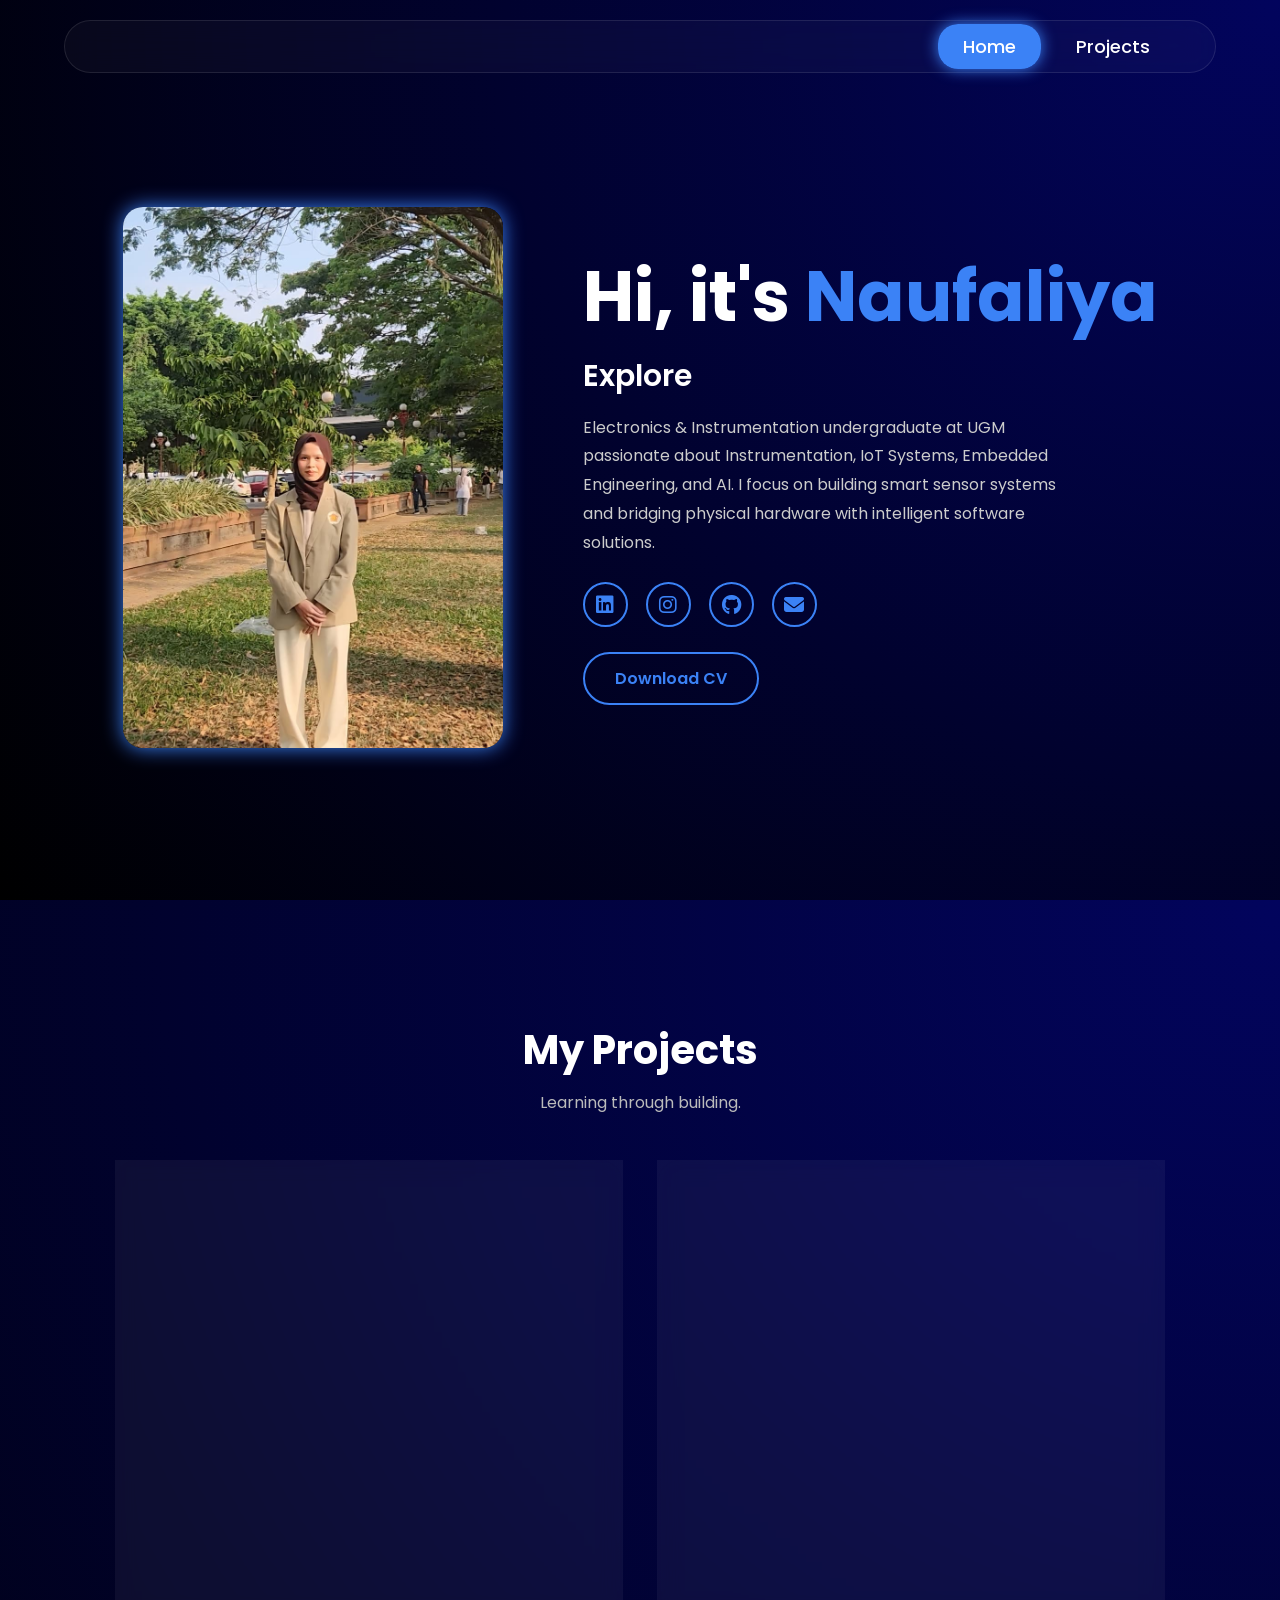
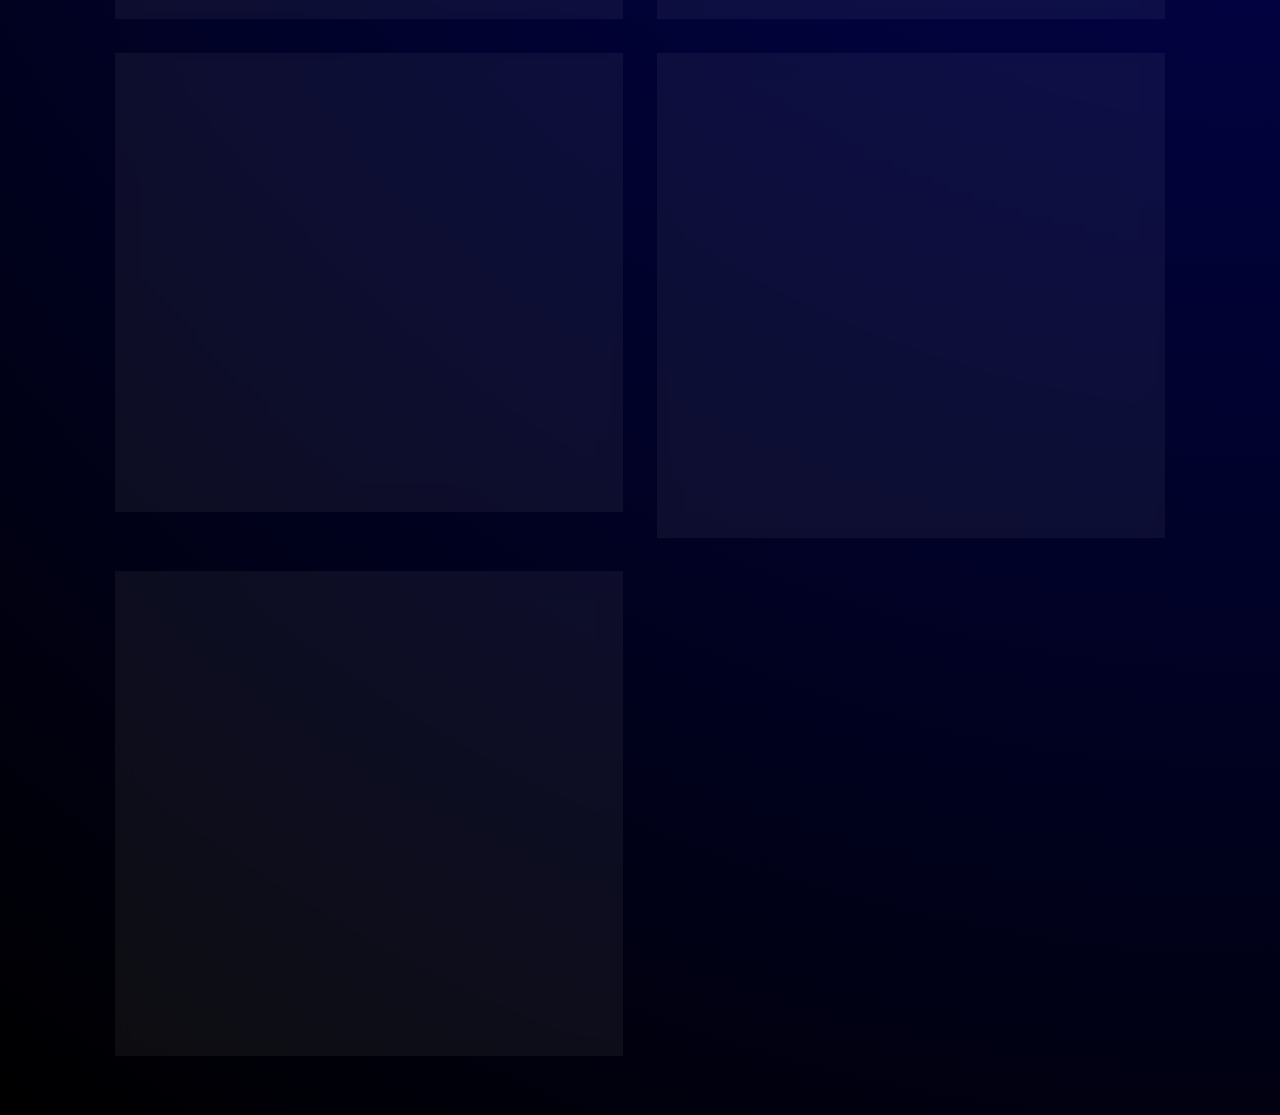
<file: index.html>
<!DOCTYPE html>
<html lang="en">
<head>
    <title>Naufaliya's Portfolio</title>
    <link rel="stylesheet" href="style.css" />
    <link rel="stylesheet" href="mobile.css" media="(max-width: 995px)" />
    <meta charset="UTF-8">
    <meta http-equiv="X-UA-Compatible" content="IE=edge">
    <meta name="viewport" content="width=device-width, initial-scale=1.0">
    <link rel="stylesheet" href="https://cdnjs.cloudflare.com/ajax/libs/font-awesome/6.5.1/css/all.min.css">
</head>

<body>
    <header class="navbar">
        <div class="logo"> </div>
        <nav>
            <ul>
                <li><a href="#home" class="active">Home</a></li>
                <li><a href="#projects">Projects</a></li>
                <!-- <li><a href="#about">About Me</a></li> -->
            </ul>
        </nav>
    </header>

    <section id="home" class="home">
        <div class="home-img">
            <img src="ugm.jpeg" alt="Naufaliya Zahra" width="300">
        </div>
        <div class="home-content">
            <h1>Hi, it's <span>Naufaliya</span></h1>
            <h3 class="typing-text">Explore <span class="auto-type"></span></h3>
            <div class="home-img mobile-only-img">
                <img src="ugm.jpeg" alt="Naufaliya Zahra" width="300">
            </div>

            <p>Electronics & Instrumentation undergraduate at UGM passionate about Instrumentation, IoT Systems, Embedded Engineering, and AI. I focus on building smart sensor systems and bridging physical hardware with intelligent software solutions.</p>
            
            <div class="social-icons">
                <a href="https://www.linkedin.com/in/naufaliya-zahra-683854272/" target="_blank" aria-label="LinkedIn">
                    <i class="fa-brands fa-linkedin"></i>
                </a>
                  
                <a href="https://www.instagram.com/naufaliya.z/" target="_blank" aria-label="Instagram">
                    <i class="fa-brands fa-instagram"></i>
                </a>
                  
                <a href="https://github.com/naufaliya" target="_blank" aria-label="GitHub">
                    <i class="fa-brands fa-github"></i>
                </a>
                  
                <a href="mailto:zahranaufaliya@gmail.com" aria-label="Email">
                    <i class="fa-solid fa-envelope"></i>
                </a>
            </div>
            <a href="#" class="btn">Download CV</a>
        </div>
    </section>

    <section id="projects" class="projects">
        <h2>My Projects</h2>
        <p class="section-subtitle">Learning through building.</p>
        <div class="projects-container">
            <!-- Project 1 -->
            <a href="portfolio.html" class="project-card-link">
                <div class="project-card">
                    <img src="project1.jpeg" alt="Portfolio Website">
                    <div class="card-content">
                        <h3>Portfolio Website</h3>
                        <p>Responsive personal portfolio website showcasing engineering projects and technical skills.</p>
                        <div class="tags">
                            <span class="kotakhtmlproject">HTML</span>
                            <span class="kotakcssproject">CSS</span>
                            <span class="kotakjsproject">JavaScript</span>
                        </div>
                    </div>
                </div>
            </a>

            <!-- Project 2 -->
            <a href="doughspantry.html" class="project-card-link">
                <div class="project-card">
                    <img src="project2.jpeg" alt="Dough's Pantry">
                    <div class="card-content">
                        <h3>Dough's Pantry</h3>
                        <p>E-commerce-style landing page for a homemade cookie business.</p>
                        <div class="tags">
                            <span class="kotakhtmlproject">HTML</span>
                            <span class="kotakcssproject">CSS</span>
                            <span class="kotakjsproject">JavaScript</span>
                        </div>
                    </div>
                </div>
            </a>

            <!-- Project 3 -->
            <a href="cvd.html" class="project-card-link">
                <div class="project-card">
                    <img src="project3.jpeg" alt="Computer Vision Dataset">
                    <div class="card-content">
                        <h3>Computer Vision Dataset</h3>
                        <p>Image labeling and bounding box annotation using CVAT for Object Detection model training.</p>
                        <div class="tags">
                            <span class="kotakhtmlproject">CVAT</span>
                            <span class="kotakcssproject">Data Annotation</span>
                            <span class="kotakjsproject">Computer Vision</span>
                        </div>
                    </div>
                </div>
            </a>

            <!-- Project 4: ARGUS -->
            <a href="argus.html" class="project-card-link">
                <div class="project-card">
                    <img src="project4.jpeg" alt="ARGUS IoT Monitoring System">
                    <div class="card-content">
                        <h3>ARGUS — IoT Environment & Fire Monitor</h3>
                        <p>ESP32-S3-based real-time monitoring system for gas, smoke, temperature, and flame detection with a built-in web dashboard and backup power.</p>
                        <div class="tags">
                            <span class="kotakhtmlproject">ESP32-S3</span>
                            <span class="kotakcssproject">IoT & C++</span>
                            <span class="kotakjsproject">Web Dashboard</span>
                        </div>
                    </div>
                </div>
            </a>

            <!-- Project 5: Veteran Business Day -->
            <a href="swma.html" class="project-card-link">
                <div class="project-card">
                    <img src="project5.jpeg" alt="Waste Management Business Model Canvas">
                    <div class="card-content">
                        <h3>Smart Waste Management App (BMC)</h3>
                        <p>Semifinalist at Veteran Business Day. Designed a multi-dashboard waste tracking, QR verification, and reward platform prototype.</p>
                        <div class="tags">
                            <span class="kotakhtmlproject">Business Model</span>
                            <span class="kotakcssproject">UI/UX Prototype</span>
                        </div>
                    </div>
                </div>
            </a>
        </div>
    </section>

    <!-- 
    <section id="about" class="about">
        <div class="about-card">
            <div class="about-text">
                <h2>Naufaliya Zahra'</h2>
                <p>Hi! You can call me Al or Ali, currently navigating my way through 
                <strong>Electronics and Instrumentation at UGM</strong>. I'm deeply curious about 
                <span class="highlight-gradient">Machine Learning, Artificial Intelligence, and Internet of Things.</span> 
                The future of tech is where I want to be.</p>
                    
                <p>I'm building my technical skills in 
                <span class="kotakpython">Python</span>
                <span class="kotakhtml">HTML</span>
                <span class="kotakcss">CSS</span>
                <span class="kotakjs">JavaScript</span>
                <span class="kotakc">C</span>
                    and 
                <span class="kotakcplus">C++ </span> 
                with a current focus on <span class="highlight-gradient">UI/UX Design and Web Development.</span> I value clean and minimalist design, less is definitely more.</p>
                    
                <p>When I'm not coding, I'm probably vibing to 2016 era hits, think 
                The Chainsmokers or Justin Bieber. 
                I've literally never skipped a day on 
                Pinterest. It's my go-to for everything from fresh design inspo to random deep-dive articles.</p>
            </div>
        </div>
           
        <div class="spotify-wrapper">
            <h2 class="spotify-title">Favorite Songs</h2>
            <div class="spotify-grid">
                <iframe style="border-radius:12px" src="https://open.spotify.com/embed/track/3TgMcrV32NUKjEG2ujn9eh?utm_source=generator" width="100%" height="80" frameBorder="0" allowfullscreen="" allow="autoplay; clipboard-write; encrypted-media; fullscreen; picture-in-picture" loading="lazy"></iframe>
                <iframe style="border-radius:1
</file>
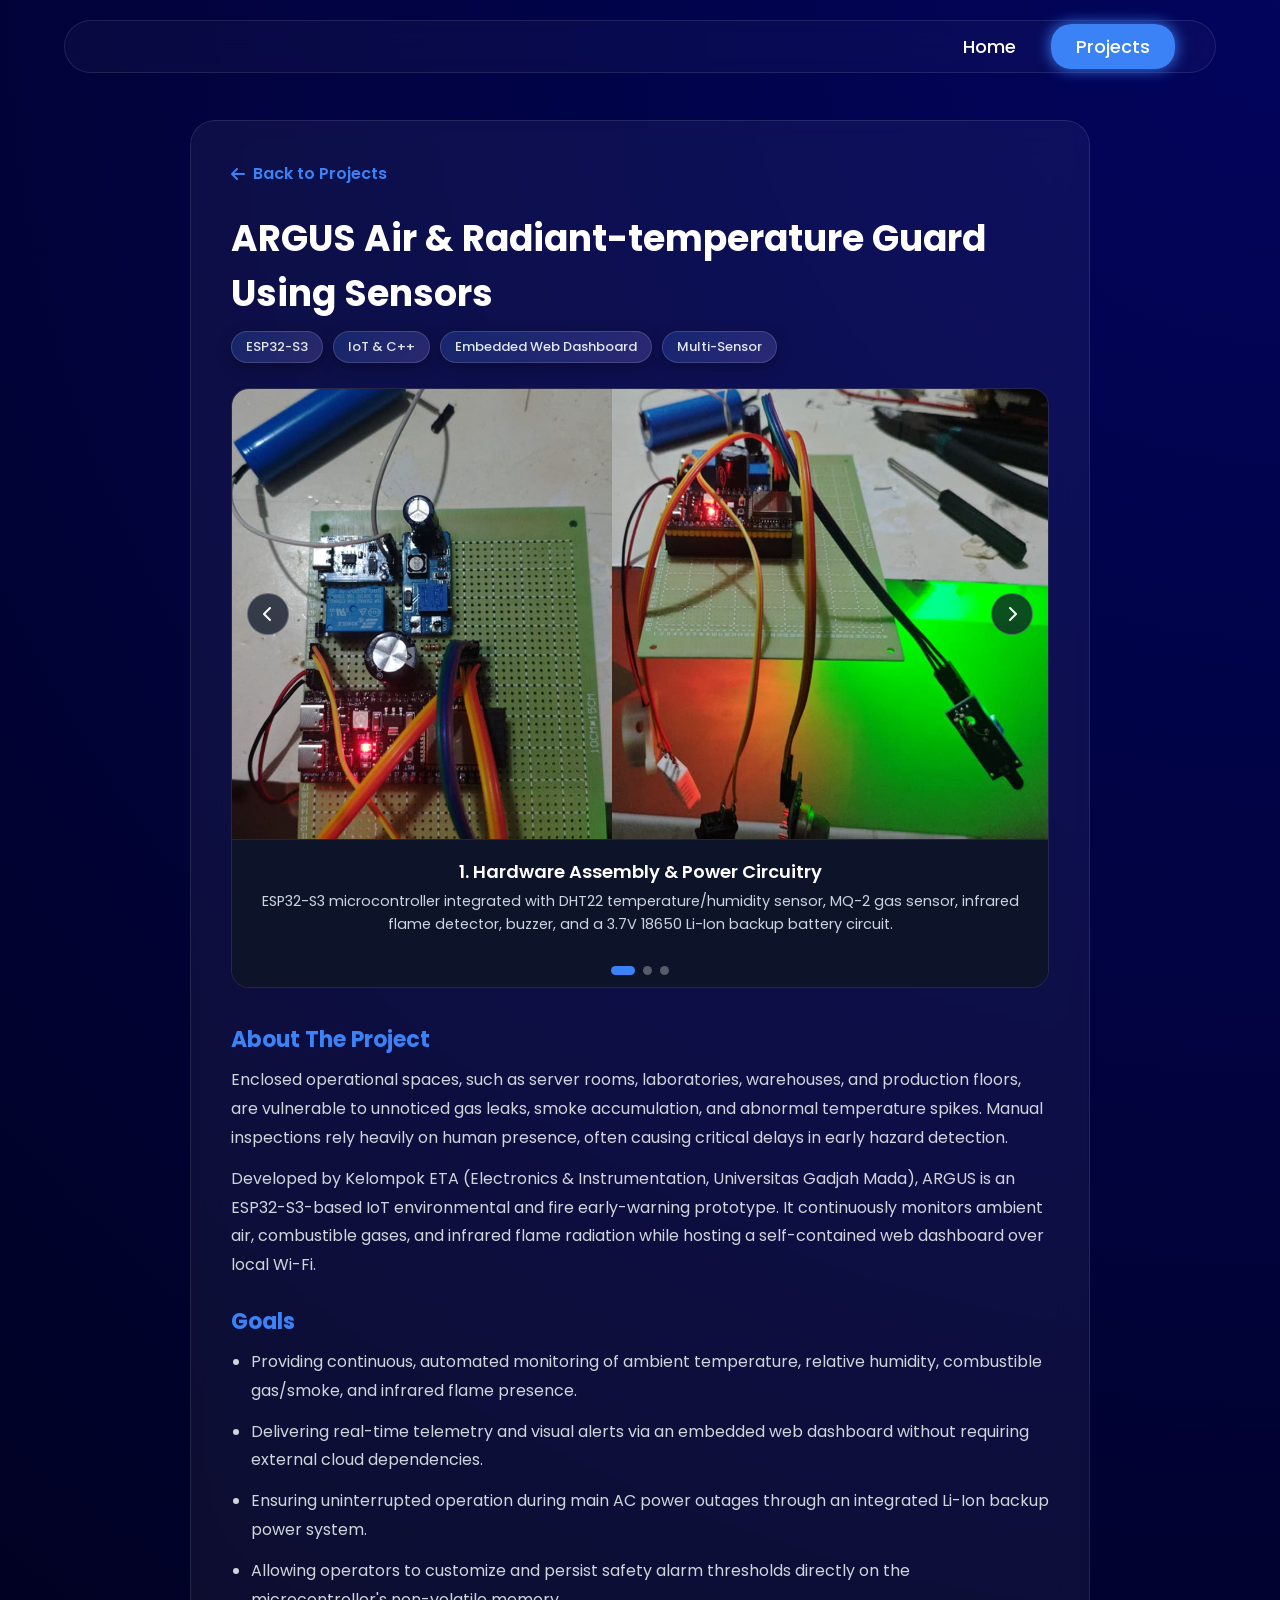
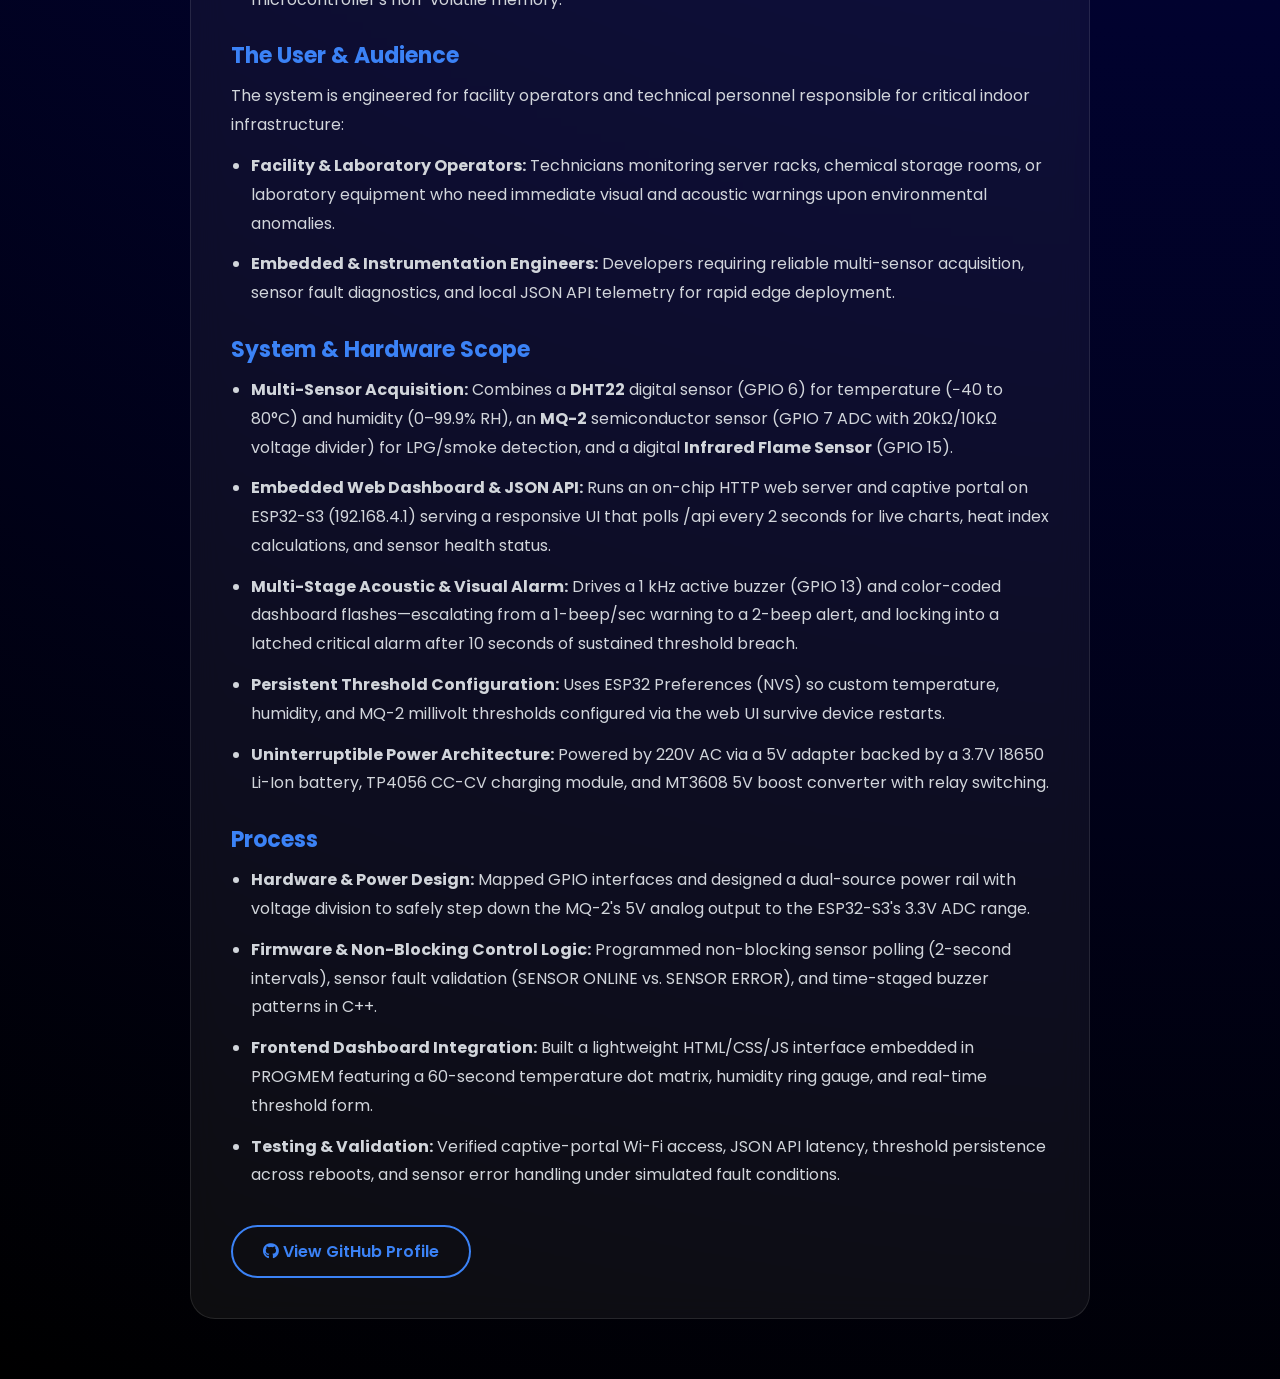
<file: argus.html>
<!DOCTYPE html>
<html lang="en">
<head>
    <meta charset="UTF-8">
    <meta name="viewport" content="width=device-width, initial-scale=1.0">
    <title>ARGUS — IoT Environment & Fire Monitor</title>
    <link rel="stylesheet" href="style.css" />
    <link rel="stylesheet" href="mobile.css" media="(max-width: 995px)" />
    <link rel="stylesheet" href="https://cdnjs.cloudflare.com/ajax/libs/font-awesome/6.5.1/css/all.min.css">
    <style>
        .detail-section {
            min-height: 100vh;
            padding: 12rem 9% 6rem;
            background: radial-gradient(circle at top right, #02045d, #000);
        }
        .detail-container {
            max-width: 90rem;
            margin: 0 auto;
            background: rgba(255, 255, 255, 0.05);
            backdrop-filter: blur(1.5rem);
            -webkit-backdrop-filter: blur(1.5rem);
            border: 0.1rem solid rgba(255, 255, 255, 0.1);
            border-radius: 2.5rem;
            padding: 4rem;
        }
        .back-btn {
            display: inline-flex;
            align-items: center;
            gap: 0.8rem;
            font-size: 1.6rem;
            color: var(--primary-color);
            font-weight: 600;
            margin-bottom: 2.5rem;
            transition: 0.3s ease;
        }
        .back-btn:hover {
            transform: translateX(-0.5rem);
        }
        .detail-container h1 {
            font-size: 3.6rem;
            font-weight: 700;
            margin-bottom: 1rem;
            color: #ffffff;
        }
        .detail-meta {
            font-size: 1.5rem;
            color: #94a3b8;
            margin-bottom: 2rem;
        }
        .detail-meta strong {
            color: #ffffff;
        }
        .detail-tags {
            display: flex;
            flex-wrap: wrap;
            gap: 1rem;
            margin-bottom: 2.5rem;
        }

        /* ================= SLIDER / CAROUSEL STYLING ================= */
        .slider-wrapper {
            position: relative;
            width: 100%;
            margin-bottom: 3.5rem;
            border-radius: 1.8rem;
            overflow: hidden;
            background: rgba(0, 0, 0, 0.35);
            border: 0.1rem solid rgba(255, 255, 255, 0.12);
        }
        .slider-track {
            display: flex;
            overflow-x: auto;
            scroll-snap-type: x mandatory;
            scroll-behavior: smooth;
            scrollbar-width: none;
        }
        .slider-track::-webkit-scrollbar {
            display: none;
        }
        .slide-item {
            flex: 0 0 100%;
            width: 100%;
            scroll-snap-align: start;
            display: flex;
            flex-direction: column;
        }
        .slide-item img {
            width: 100%;
            height: 45rem;
            object-fit: cover;
            display: block;
        }
        .slide-caption {
            padding: 1.8rem 2.5rem;
            background: rgba(15, 23, 42, 0.85);
            border-top: 0.1rem solid rgba(255, 255, 255, 0.08);
            text-align: center;
        }
        .slide-caption h4 {
            font-size: 1.8rem;
            font-weight: 600;
            color: #ffffff;
            margin-bottom: 0.5rem;
        }
        .slide-caption p {
            font-size: 1.45rem;
            color: #cbd5e1;
            line-height: 1.6;
            margin: 0;
        }
        .slider-btn {
            position: absolute;
            top: 22.5rem;
            transform: translateY(-50%);
            width: 4.2rem;
            height: 4.2rem;
            border-radius: 50%;
            background: rgba(15, 23, 42, 0.75);
            backdrop-filter: blur(8px);
            border: 0.1rem solid rgba(255, 255, 255, 0.25);
            color: #ffffff;
            font-size: 1.6rem;
            cursor: pointer;
            display: flex;
            align-items: center;
            justify-content: center;
            transition: 0.3s ease;
            z-index: 10;
        }
        .slider-btn:hover {
            background: var(--primary-color);
            border-color: var(--primary-color);
            box-shadow: 0 0 1.5rem var(--primary-color);
        }
        .prev-btn { left: 1.5rem; }
        .next-btn { right: 1.5rem; }

        .slider-dots {
            display: flex;
            justify-content: center;
            gap: 0.8rem;
            padding: 1.2rem 0;
            background: rgba(15, 23, 42, 0.85);
        }
        .dot {
            width: 0.9rem;
            height: 0.9rem;
            border-radius: 50%;
            background: rgba(255, 255, 255, 0.3);
            cursor: pointer;
            transition: 0.3s ease;
        }
        .dot.active {
            background: var(--primary-color);
            width: 2.4rem;
            border-radius: 1rem;
        }

        .detail-body h3 {
            font-size: 2.2rem;
            color: var(--primary-color);
            margin-top: 2.5rem;
            margin-bottom: 1rem;
        }
        .detail-body p, .detail-body li {
            font-size: 1.6rem;
            line-height: 1.8;
            color: #d1d5db;
            margin-bottom: 1.2rem;
        }
        .detail-body ul {
            padding-left: 2rem;
            margin-bottom: 2rem;
        }
        .detail-body ul li {
            list-style: disc;
        }
        .detail-actions {
            margin-top: 3.5rem;
            display: flex;
            gap: 1.5rem;
            flex-wrap: wrap;
        }
        @media (max-width: 768px) {
            .detail-container { padding: 2.5rem; }
            .detail-container h1 { font-size: 2.8rem; }
            .slide-item img { height: 28rem; }
            .slider-btn { top: 14rem; width: 3.5rem; height: 3.5rem; }
        }
    </style>
</head>
<body>
    <header class="navbar">
        <div class="logo"></div>
        <nav>
            <ul>
                <li><a href="index.html#home">Home</a></li>
                <li><a href="index.html#projects" class="active">Projects</a></li>
            </ul>
        </nav>
    </header>

    <section class="detail-section">
        <div class="detail-container">
            <a href="index.html#projects" class="back-btn">
                <i class="fa-solid fa-arrow-left"></i> Back to Projects
            </a>

            <h1>ARGUS Air &amp; Radiant-temperature Guard Using Sensors</h1>
        

            <div class="detail-tags">
                <span class="kotakhtmlproject">ESP32-S3</span>
                <span class="kotakcssproject">IoT &amp; C++</span>
                <span class="kotakjsproject">Embedded Web Dashboard</span>
                <span class="kotakhtmlproject">Multi-Sensor</span>
            </div>

            <!-- SWIPEABLE IMAGE SLIDER -->
            <div class="slider-wrapper">
                <button class="slider-btn prev-btn" onclick="moveSlide(-1)" aria-label="Previous Slide">
                    <i class="fa-solid fa-chevron-left"></i>
                </button>
                <button class="slider-btn next-btn" onclick="moveSlide(1)" aria-label="Next Slide">
                    <i class="fa-solid fa-chevron-right"></i>
                </button>

                <div class="slider-track" id="sliderTrack">
                    <!-- Slide 1: Foto Hardware -->
                    <div class="slide-item">
                        <img src="argusphoto1.jpeg" alt="ARGUS Hardware Prototype">
                        <div class="slide-caption">
                            <h4>1. Hardware Assembly &amp; Power Circuitry</h4>
                            <p>ESP32-S3 microcontroller integrated with DHT22 temperature/humidity sensor, MQ-2 gas sensor, infrared flame detector, buzzer, and a 3.7V 18650 Li-Ion backup battery circuit.</p>
                        </div>
                    </div>

                    <!-- Slide 2: Foto Kode Program Firmware -->
                    <div class="slide-item">
                        <img src="argusphoto2.jpeg" alt="ARGUS ESP32 Firmware Code">
                        <div class="slide-caption">
                            <h4>2. Embedded C++ Firmware &amp; Alarm Logic</h4>
                            <p>Non-blocking sensor polling, multi-stage buzzer escalation logic, local Wi-Fi Access Point routing, and persistent threshold storage using ESP32 Non-Volatile Storage (NVS).</p>
                        </div>
                    </div>

                    <!-- Slide 3: Foto Web Dashboard -->
                    <div class="slide-item">
                        <img src="argusphoto3.jpeg" alt="ARGUS Embedded Web Dashboard">
                        <div class="slide-caption">
                            <h4>3. Embedded Web Dashboard &amp; Real-Time Telemetry</h4>
                            <p>On-chip HTML/JS monitoring interface hosted at 192.168.4.1 featuring live 60-second temperature dot-matrix charts, humidity ring gauge, sensor health status, and threshold controls.</p>
                        </div>
                    </div>
                </div>

                <div class="slider-dots" id="sliderDots"></div>
            </div>

            <div class="detail-body">
                <h3>About The Project</h3>
                <p>Enclosed operational spaces, such as server rooms, laboratories, warehouses, and production floors, are vulnerable to unnoticed gas leaks, smoke accumulation, and abnormal temperature spikes. Manual inspections rely heavily on human presence, often causing critical delays in early hazard detection.</p>
                <p>Developed by Kelompok ETA (Electronics &amp; Instrumentation, Universitas Gadjah Mada), ARGUS is an ESP32-S3-based IoT environmental and fire early-warning prototype. It continuously monitors ambient air, combustible gases, and infrared flame radiation while hosting a self-contained web dashboard over local Wi-Fi.</p>

                <h3>Goals</h3>
                <ul>
                    <li>Providing continuous, automated monitoring of ambient temperature, relative humidity, combustible gas/smoke, and infrared flame presence.</li>
                    <li>Delivering real-time telemetry and visual alerts via an embedded web dashboard without requiring external cloud dependencies.</li>
                    <li>Ensuring uninterrupted operation during main AC power outages through an integrated Li-Ion backup power system.</li>
                    <li>Allowing operators to customize and persist safety alarm thresholds directly on the microcontroller's non-volatile memory.</li>
                </ul>

                <h3>The User &amp; Audience</h3>
                <p>The system is engineered for facility operators and technical personnel responsible for critical indoor infrastructure:</p>
                <ul>
                    <li><strong>Facility &amp; Laboratory Operators:</strong> Technicians monitoring server racks, chemical storage rooms, or laboratory equipment who need immediate visual and acoustic warnings upon environmental anomalies.</li>
                    <li><strong>Embedded &amp; Instrumentation Engineers:</strong> Developers requiring reliable multi-sensor acquisition, sensor fault diagnostics, and local JSON API telemetry for rapid edge deployment.</li>
                </ul>

                <h3>System &amp; Hardware Scope</h3>
                <ul>
                    <li><strong>Multi-Sensor Acquisition:</strong> Combines a <strong>DHT22</strong> digital sensor (GPIO 6) for temperature (&minus;40 to 80&deg;C) and humidity (0&ndash;99.9% RH), an <strong>MQ-2</strong> semiconductor sensor (GPIO 7 ADC with 20k&Omega;/10k&Omega; voltage divider) for LPG/smoke detection, and a digital <strong>Infrared Flame Sensor</strong> (GPIO 15).</li>
                    <li><strong>Embedded Web Dashboard &amp; JSON API:</strong> Runs an on-chip HTTP web server and captive portal on ESP32-S3 (<code>192.168.4.1</code>) serving a responsive UI that polls <code>/api</code> every 2 seconds for live charts, heat index calculations, and sensor health status.</li>
                    <li><strong>Multi-Stage Acoustic &amp; Visual Alarm:</strong> Drives a 1 kHz active buzzer (GPIO 13) and color-coded dashboard flashes—escalating from a 1-beep/sec warning to a 2-beep alert, and locking into a latched critical alarm after 10 seconds of sustained threshold breach.</li>
                    <li><strong>Persistent Threshold Configuration:</strong> Uses ESP32 <code>Preferences</code> (NVS) so custom temperature, humidity, and MQ-2 millivolt thresholds configured via the web UI survive device restarts.</li>
                    <li><strong>Uninterruptible Power Architecture:</strong> Powered by 220V AC via a 5V adapter backed by a 3.7V 18650 Li-Ion battery, TP4056 CC-CV charging module, and MT3608 5V boost converter with relay switching.</li>
                </ul>

                <h3>Process</h3>
                <ul>
                    <li><strong>Hardware &amp; Power Design:</strong> Mapped GPIO interfaces and designed a dual-source power rail with voltage division to safely step down the MQ-2's 5V analog output to the ESP32-S3's 3.3V ADC range.</li>
                    <li><strong>Firmware &amp; Non-Blocking Control Logic:</strong> Programmed non-blocking sensor polling (2-second intervals), sensor fault validation (<code>SENSOR ONLINE</code> vs. <code>SENSOR ERROR</code>), and time-staged buzzer patterns in C++.</li>
                    <li><strong>Frontend Dashboard Integration:</strong> Built a lightweight HTML/CSS/JS interface embedded in <code>PROGMEM</code> featuring a 60-second temperature dot matrix, humidity ring gauge, and real-time threshold form.</li>
                    <li><strong>Testing &amp; Validation:</strong> Verified captive-portal Wi-Fi access, JSON API latency, threshold persistence across reboots, and sensor error handling under simulated fault conditions.</li>
                </ul>
            </div>

            <div class="detail-actions">
                <a href="https://github.com/Naufaliya" target="_blank" class="btn">
                    <i class="fa-brands fa-github"></i> View GitHub Profile
                </a>
            </div>
        </div>
    </section>

    <script>
        const track = document.getElementById('sliderTrack');
        const slides = document.querySelectorAll('.slide-item');
        const dotsContainer = document.getElementById('sliderDots');

        slides.forEach((_, index) => {
            const dot = document.createElement('span');
            dot.classList.add('dot');
            if (index === 0) dot.classList.add('active');
            dot.addEventListener('click', () => goToSlide(index));
            dotsContainer.appendChild(dot);
        });

        const dots = document.querySelectorAll('.dot');

        function goToSlide(index) {
            const slideWidth = track.clientWidth;
            track.scrollTo({ left: slideWidth * index, behavior: 'smooth' });
        }

        function moveSlide(direction) {
            const slideWidth = track.clientWidth;
            const currentIndex = Math.round(track.scrollLeft / slideWidth);
            let nextIndex = currentIndex + direction;

            if (nextIndex < 0) nextIndex = slides.length - 1;
            if (nextIndex >= slides.length) nextIndex = 0;

            goToSlide(nextIndex);
        }

        track.addEventListener('scroll', () => {
            const slideWidth = track.clientWidth;
            const activeIndex = Math.round(track.scrollLeft / slideWidth);
            dots.forEach((dot, idx) => {
                dot.classList.toggle('active', idx === activeIndex);
            });
        });
    </script>
</body>
</html>
</file>
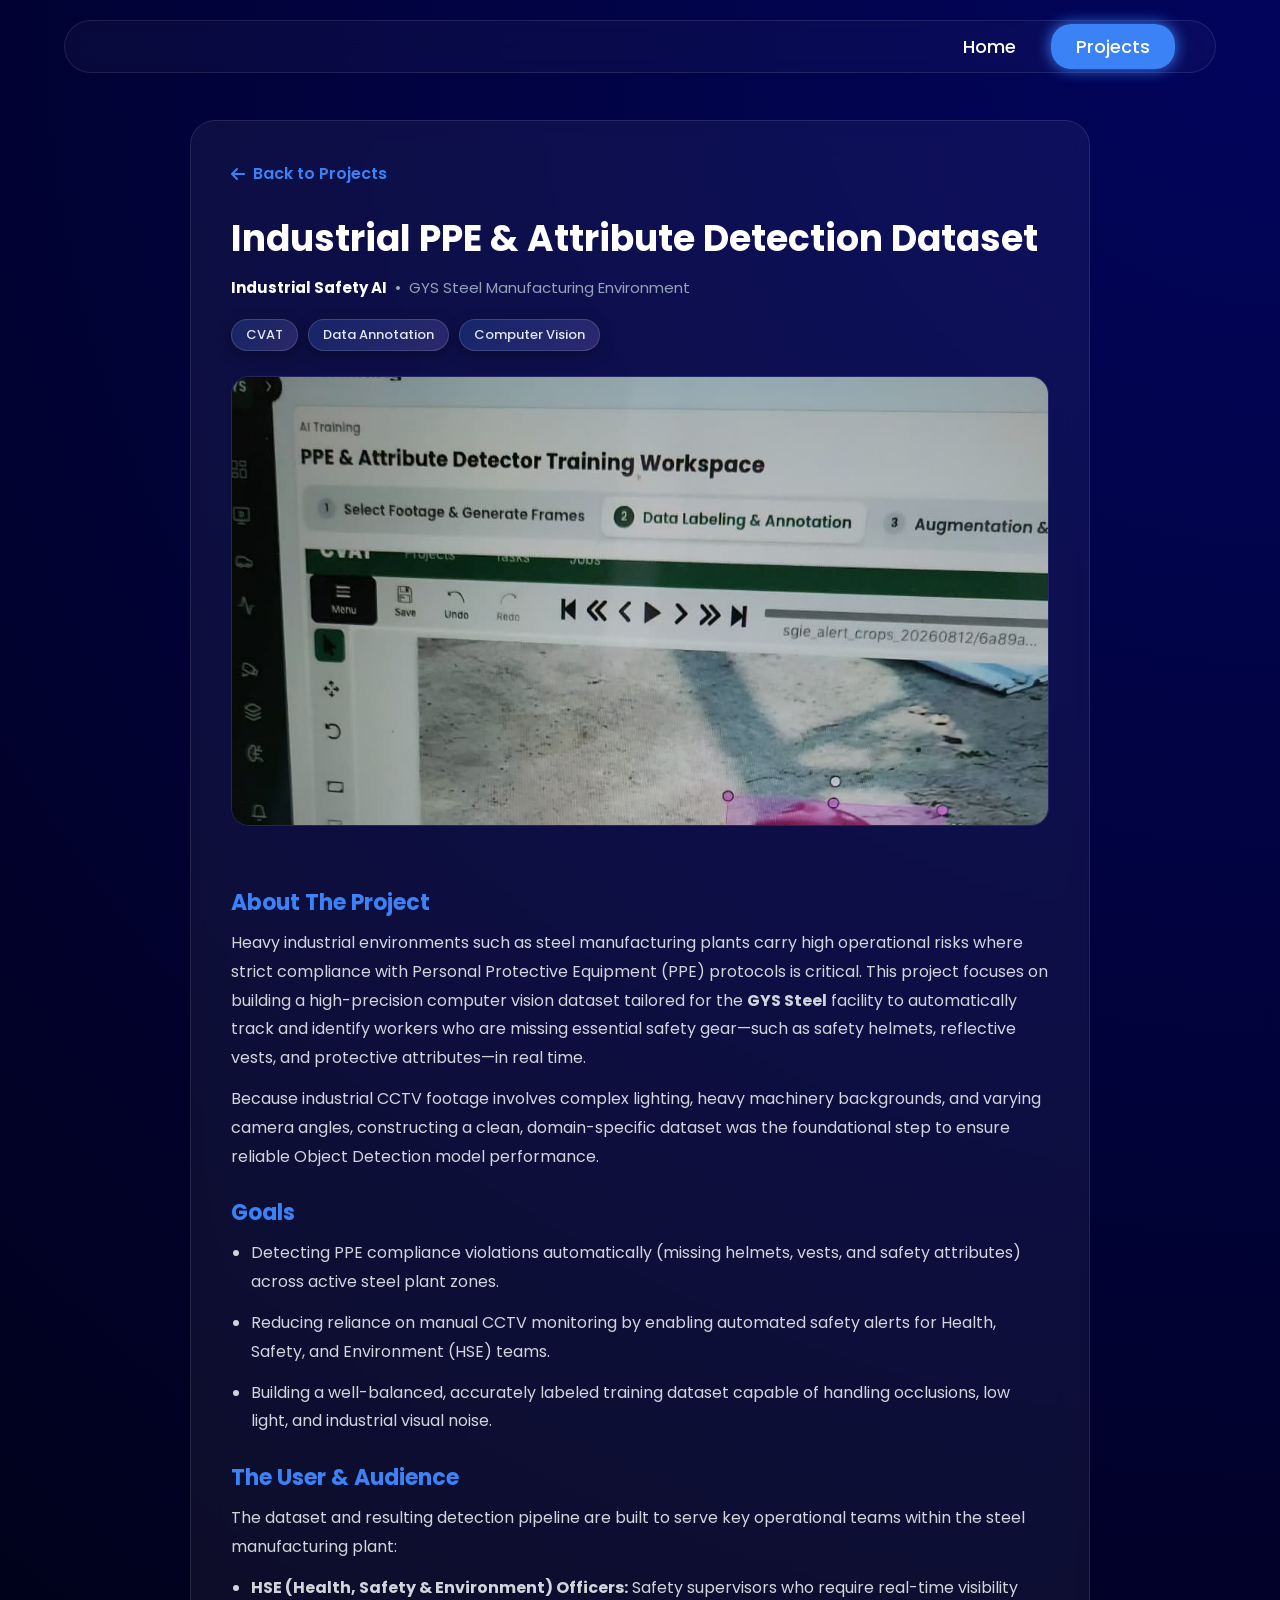
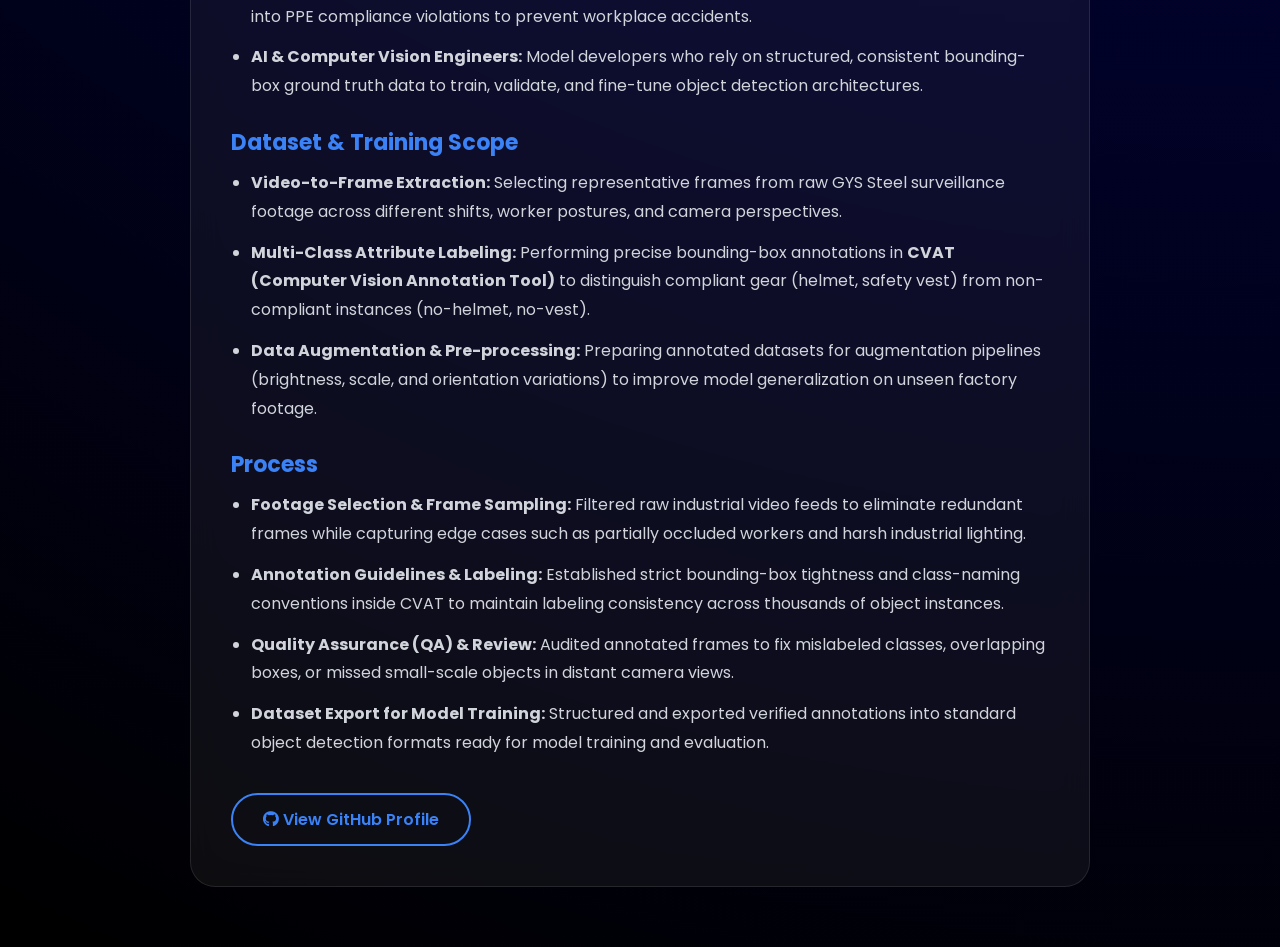
<file: cvd.html>
<!DOCTYPE html>
<html lang="en">
<head>
    <meta charset="UTF-8">
    <meta name="viewport" content="width=device-width, initial-scale=1.0">
    <title>Industrial PPE Detection Dataset — Project Detail</title>
    <link rel="stylesheet" href="style.css" />
    <link rel="stylesheet" href="mobile.css" media="(max-width: 995px)" />
    <link rel="stylesheet" href="https://cdnjs.cloudflare.com/ajax/libs/font-awesome/6.5.1/css/all.min.css">
    <style>
        .detail-section {
            min-height: 100vh;
            padding: 12rem 9% 6rem;
            background: radial-gradient(circle at top right, #02045d, #000);
        }
        .detail-container {
            max-width: 90rem;
            margin: 0 auto;
            background: rgba(255, 255, 255, 0.05);
            backdrop-filter: blur(1.5rem);
            -webkit-backdrop-filter: blur(1.5rem);
            border: 0.1rem solid rgba(255, 255, 255, 0.1);
            border-radius: 2.5rem;
            padding: 4rem;
        }
        .back-btn {
            display: inline-flex;
            align-items: center;
            gap: 0.8rem;
            font-size: 1.6rem;
            color: var(--primary-color);
            font-weight: 600;
            margin-bottom: 2.5rem;
            transition: 0.3s ease;
        }
        .back-btn:hover {
            transform: translateX(-0.5rem);
        }
        .detail-container h1 {
            font-size: 3.6rem;
            font-weight: 700;
            margin-bottom: 1rem;
            color: #ffffff;
        }
        .detail-meta {
            font-size: 1.5rem;
            color: #94a3b8;
            margin-bottom: 2rem;
        }
        .detail-meta strong {
            color: #ffffff;
        }
        .detail-tags {
            display: flex;
            flex-wrap: wrap;
            gap: 1rem;
            margin-bottom: 2.5rem;
        }
        .detail-banner {
            width: 100%;
            max-height: 45rem;
            object-fit: cover;
            border-radius: 1.8rem;
            margin-bottom: 3rem;
            border: 0.1rem solid rgba(255, 255, 255, 0.1);
        }
        .detail-body h3 {
            font-size: 2.2rem;
            color: var(--primary-color);
            margin-top: 2.5rem;
            margin-bottom: 1rem;
        }
        .detail-body p, .detail-body li {
            font-size: 1.6rem;
            line-height: 1.8;
            color: #d1d5db;
            margin-bottom: 1.2rem;
        }
        .detail-body ul {
            padding-left: 2rem;
            margin-bottom: 2rem;
        }
        .detail-body ul li {
            list-style: disc;
        }
        .detail-actions {
            margin-top: 3.5rem;
            display: flex;
            gap: 1.5rem;
            flex-wrap: wrap;
        }
        @media (max-width: 768px) {
            .detail-container { padding: 2.5rem; }
            .detail-container h1 { font-size: 2.8rem; }
        }
    </style>
</head>
<body>
    <header class="navbar">
        <div class="logo"></div>
        <nav>
            <ul>
                <li><a href="index.html#home">Home</a></li>
                <li><a href="index.html#projects" class="active">Projects</a></li>
            </ul>
        </nav>
    </header>

    <section class="detail-section">
        <div class="detail-container">
            <a href="index.html#projects" class="back-btn">
                <i class="fa-solid fa-arrow-left"></i> Back to Projects
            </a>

            <h1>Industrial PPE & Attribute Detection Dataset</h1>
            <p class="detail-meta">
                <strong>Industrial Safety AI</strong> &nbsp;•&nbsp; GYS Steel Manufacturing Environment
            </p>

            <div class="detail-tags">
                <span class="kotakhtmlproject">CVAT</span>
                <span class="kotakcssproject">Data Annotation</span>
                <span class="kotakjsproject">Computer Vision</span>
            </div>

            <img src="project3.jpeg" alt="PPE & Attribute Detector Training Workspace" class="detail-banner">

            <div class="detail-body">
                <h3>About The Project</h3>
                <p>Heavy industrial environments such as steel manufacturing plants carry high operational risks where strict compliance with Personal Protective Equipment (PPE) protocols is critical. This project focuses on building a high-precision computer vision dataset tailored for the <strong>GYS Steel</strong> facility to automatically track and identify workers who are missing essential safety gear—such as safety helmets, reflective vests, and protective attributes—in real time.</p>
                <p>Because industrial CCTV footage involves complex lighting, heavy machinery backgrounds, and varying camera angles, constructing a clean, domain-specific dataset was the foundational step to ensure reliable Object Detection model performance.</p>

                <h3>Goals</h3>
                <ul>
                    <li>Detecting PPE compliance violations automatically (missing helmets, vests, and safety attributes) across active steel plant zones.</li>
                    <li>Reducing reliance on manual CCTV monitoring by enabling automated safety alerts for Health, Safety, and Environment (HSE) teams.</li>
                    <li>Building a well-balanced, accurately labeled training dataset capable of handling occlusions, low light, and industrial visual noise.</li>
                </ul>

                <h3>The User & Audience</h3>
                <p>The dataset and resulting detection pipeline are built to serve key operational teams within the steel manufacturing plant:</p>
                <ul>
                    <li><strong>HSE (Health, Safety & Environment) Officers:</strong> Safety supervisors who require real-time visibility into PPE compliance violations to prevent workplace accidents.</li>
                    <li><strong>AI & Computer Vision Engineers:</strong> Model developers who rely on structured, consistent bounding-box ground truth data to train, validate, and fine-tune object detection architectures.</li>
                </ul>

                <h3>Dataset & Training Scope</h3>
                <ul>
                    <li><strong>Video-to-Frame Extraction:</strong> Selecting representative frames from raw GYS Steel surveillance footage across different shifts, worker postures, and camera perspectives.</li>
                    <li><strong>Multi-Class Attribute Labeling:</strong> Performing precise bounding-box annotations in <strong>CVAT (Computer Vision Annotation Tool)</strong> to distinguish compliant gear (helmet, safety vest) from non-compliant instances (no-helmet, no-vest).</li>
                    <li><strong>Data Augmentation & Pre-processing:</strong> Preparing annotated datasets for augmentation pipelines (brightness, scale, and orientation variations) to improve model generalization on unseen factory footage.</li>
                </ul>

                <h3>Process</h3>
                <ul>
                    <li><strong>Footage Selection & Frame Sampling:</strong> Filtered raw industrial video feeds to eliminate redundant frames while capturing edge cases such as partially occluded workers and harsh industrial lighting.</li>
                    <li><strong>Annotation Guidelines & Labeling:</strong> Established strict bounding-box tightness and class-naming conventions inside CVAT to maintain labeling consistency across thousands of object instances.</li>
                    <li><strong>Quality Assurance (QA) & Review:</strong> Audited annotated frames to fix mislabeled classes, overlapping boxes, or missed small-scale objects in distant camera views.</li>
                    <li><strong>Dataset Export for Model Training:</strong> Structured and exported verified annotations into standard object detection formats ready for model training and evaluation.</li>
                </ul>
            </div>

            <div class="detail-actions">
                <a href="https://github.com/Naufaliya" target="_blank" class="btn">
                    <i class="fa-brands fa-github"></i> View GitHub Profile
                </a>
            </div>
        </div>
    </section>
</body>
</html>
</file>
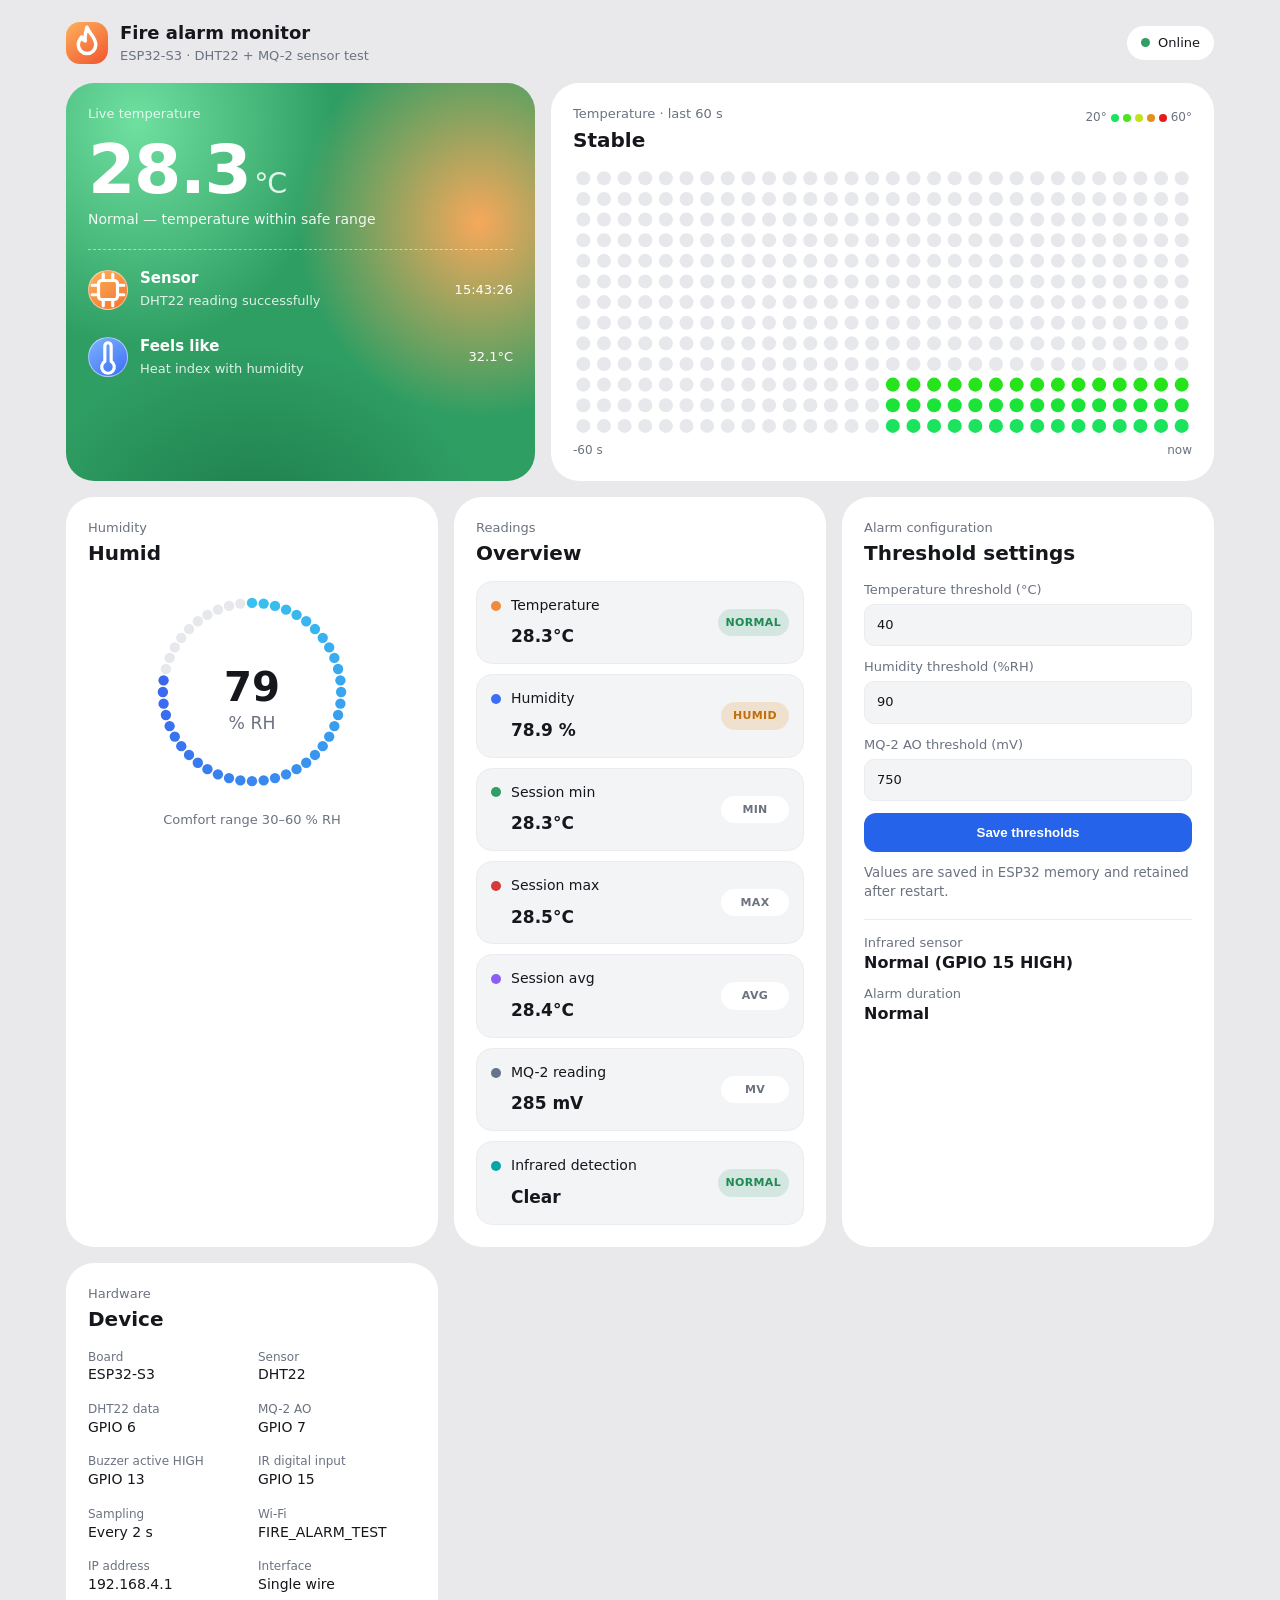
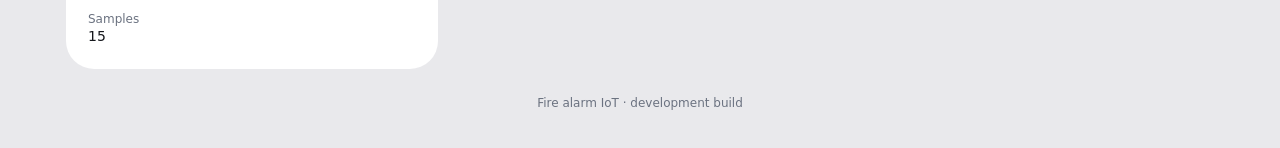
<file: dashboard_argus.html>
<!DOCTYPE html>
<html lang="en">
<head>
<meta charset="UTF-8">
<meta name="viewport" content="width=device-width,initial-scale=1">
<title>Fire Alarm Monitor — ARGUS</title>
<style>
  *{box-sizing:border-box}
  [hidden]{display:none!important}
  :root{
    --bg:#e9e9ec; --card:#fff; --ink:#15171c; --sub:#6b7280;
    --line:#ececf0; --soft:#f3f4f6; --off:#e6e8ec; --radius:28px;
  }
  body{--st:#2f9e63;--c0:#2f9e63;--c1:#6fe0a0;--c2:#f6a85b;--c3:#1b7a4b}
  body[data-state=ok]{--st:#2f9e63;--c0:#2f9e63;--c1:#6fe0a0;--c2:#f6a85b;--c3:#1b7a4b}
  body[data-state=warn]{--st:#e08a1e;--c0:#e8891c;--c1:#ffd36b;--c2:#ff7a4a;--c3:#c4560c}
  body[data-state=alert]{--st:#d63a3a;--c0:#d63a3a;--c1:#ff8a5c;--c2:#ffc27a;--c3:#8f1d2c}
  body{
    margin:0; background:var(--bg); color:var(--ink);
    font:16px/1.4 system-ui,-apple-system,"Segoe UI",Roboto,Arial,sans-serif;
    -webkit-font-smoothing:antialiased;
  }
  .wrap{max-width:1180px; margin:0 auto; padding:20px 16px 36px}
  .top{display:flex; align-items:center; justify-content:space-between; gap:12px; margin-bottom:18px}
  .brand{display:flex; align-items:center; gap:12px; min-width:0}
  .brand h1{margin:0; font-size:18px; font-weight:600}
  .brand p{margin:2px 0 0; font-size:13px; color:var(--sub)}
  .logo{
    width:42px; height:42px; border-radius:14px; flex:none; display:grid; place-items:center;
    background:linear-gradient(145deg,#ffb15c,#f0542f);
  }
  .live{
    display:flex; align-items:center; gap:8px; flex:none;
    background:var(--card); border-radius:999px; padding:8px 14px;
    font-size:13px; font-weight:500;
  }
  .dot{width:9px; height:9px; border-radius:50%; background:var(--st)}
  .grid{display:grid; grid-template-columns:repeat(12,1fr); gap:16px}
  .grid>*{grid-column:1/-1}
  .card{background:var(--card); border-radius:var(--radius); padding:22px; min-width:0}
  .eyebrow{font-size:13px; color:var(--sub)}
  .card h2{margin:2px 0 0; font-size:20px; font-weight:600}
  @media (min-width:640px){.ring,.stats{grid-column:span 6}}
  @media (min-width:980px){
    .hero{grid-column:span 5} .hist{grid-column:span 7}
    .ring,.stats,.dev{grid-column:span 4}
  }
  .hero{
    color:#fff; overflow:hidden;
    background:
      radial-gradient(60% 80% at 15% 10%,var(--c1),transparent 70%),
      radial-gradient(55% 70% at 88% 35%,var(--c2),transparent 70%),
      radial-gradient(70% 70% at 40% 115%,var(--c3),transparent 70%),
      var(--c0);
  }
  .hero .eyebrow{color:rgba(255,255,255,.82)}
  .big{font-size:clamp(46px,9vw,68px); font-weight:600; letter-spacing:-.02em; line-height:1; margin:12px 0 6px}
  .big small{font-size:.42em; font-weight:500; margin-left:4px; opacity:.85}
  .msg{font-size:14px; opacity:.92}
  .list{margin-top:20px; border-top:1px dashed rgba(255,255,255,.5); padding-top:6px}
  .item{display:flex; align-items:center; gap:12px; padding:12px 0}
  .item b{display:block; font-size:15px; font-weight:600}
  .item span{font-size:13px; opacity:.85}
  .item em{margin-left:auto; font-style:normal; font-size:13px; font-weight:500; white-space:nowrap}
  .ico{width:40px; height:40px; border-radius:50%; flex:none; display:grid; place-items:center; border:1px solid rgba(255,255,255,.5)}
  .ico.o{background:linear-gradient(145deg,#ffb15c,#f0742f)}
  .ico.b{background:linear-gradient(145deg,#7db3ff,#3b6ef5)}
  svg{display:block; width:100%; height:auto}
  .head{display:flex; justify-content:space-between; align-items:flex-start; gap:12px; margin-bottom:14px}
  .scale{display:flex; align-items:center; gap:4px; font-size:12px; color:var(--sub); padding-top:4px}
  .scale i{width:8px; height:8px; border-radius:50%}
  .axis{display:flex; justify-content:space-between; font-size:12px; color:var(--sub); margin-top:6px}
  .off{fill:var(--off)}
  .ring svg{max-width:230px; margin:10px auto 4px}
  .note{margin:0; text-align:center; font-size:13px; color:var(--sub)}
  .readings-grid{display:grid;grid-template-columns:repeat(auto-fit,minmax(220px,1fr));gap:10px;margin-top:14px}
  .row{display:grid;grid-template-columns:10px minmax(0,1fr) auto;align-items:center;gap:10px;padding:14px;border:1px solid var(--line);border-radius:16px;background:var(--soft);font-size:14px;min-width:0}
  .row i{width:10px;height:10px;border-radius:50%}
  .row b{grid-column:2;grid-row:2;font-size:17px}
  .row .pill{grid-column:3;grid-row:1 / span 2;min-width:68px;padding:6px 8px}
  .pill{font-size:11px;font-weight:600;text-transform:uppercase;letter-spacing:.03em;text-align:center;padding:4px 0;border-radius:999px;background:var(--card);color:var(--sub)}
  .pill.p-ok{background:rgba(47,158,99,.16);color:#1f8a54}
  .pill.p-warn{background:rgba(224,138,30,.18);color:#c26f0a}
  .kv{display:grid; grid-template-columns:1fr 1fr; gap:16px 12px; margin-top:16px}
  .kv span{display:block; font-size:12px; color:var(--sub)}
  .kv b{display:block; font-size:14px; font-weight:500; word-break:break-word}
  input{display:block;width:100%;margin-top:5px;padding:11px 12px;border:1px solid var(--line);border-radius:10px;background:var(--soft);color:var(--ink);font:inherit}
  label{font-size:13px;color:var(--sub)}
  footer{text-align:center; color:var(--sub); font-size:12px; margin-top:26px}
</style>
</head>
<body data-state="ok">
<div class="wrap">
  <header class="top">
    <div class="brand">
      <i class="logo">
        <svg width="22" height="22" viewBox="0 0 24 24" fill="none" stroke="#fff" stroke-width="2" stroke-linecap="round" stroke-linejoin="round"><path d="M12 3c1 3.5 5 5.5 5 10a5 5 0 0 1-10 0c0-2 1-3.2 2-4.5.3 1.2 1 2 2 2.3-.5-3 .5-5.8 1-7.8z"/></svg>
      </i>
      <div>
        <h1>Fire alarm monitor</h1>
        <p>ESP32-S3 &middot; DHT22 + MQ-2 sensor test</p>
      </div>
    </div>
    <div class="live"><span class="dot"></span><span id="liveText">Online</span></div>
  </header>
  <main class="grid">
    <section class="card hero">
      <div class="eyebrow">Live temperature</div>
      <div class="big"><span id="temp">28.3</span><small>&deg;C</small></div>
      <div class="msg" id="msg">Normal &mdash; temperature within safe range</div>
      <div class="list">
        <div class="item">
          <i class="ico o"><svg width="20" height="20" viewBox="0 0 24 24" fill="none" stroke="#fff" stroke-width="2" stroke-linecap="round" stroke-linejoin="round"><rect x="6" y="6" width="12" height="12" rx="2"/><path d="M9 2v4M15 2v4M9 18v4M15 18v4M2 9h4M2 15h4M18 9h4M18 15h4"/></svg></i>
          <div><b>Sensor</b><span id="sensorTxt">DHT22 reading successfully</span></div>
          <em id="upd">09:20:00</em>
        </div>
        <div class="item">
          <i class="ico b"><svg width="20" height="20" viewBox="0 0 24 24" fill="none" stroke="#fff" stroke-width="2" stroke-linecap="round" stroke-linejoin="round"><path d="M14 14.8V5a2 2 0 0 0-4 0v9.8a4 4 0 1 0 4 0z"/></svg></i>
          <div><b>Feels like</b><span>Heat index with humidity</span></div>
          <em id="hi">32.1&deg;C</em>
        </div>
      </div>
    </section>
    <section class="card hist">
      <div class="head">
        <div>
          <div class="eyebrow">Temperature &middot; last 60 s</div>
          <h2 id="trend">Stable</h2>
        </div>
        <div class="scale">
          <span>20&deg;</span>
          <i style="background:hsl(140 78% 50%)"></i><i style="background:hsl(105 78% 50%)"></i>
          <i style="background:hsl(70 78% 50%)"></i><i style="background:hsl(35 78% 50%)"></i>
          <i style="background:hsl(0 78% 50%)"></i>
          <span>60&deg;</span>
        </div>
      </div>
      <svg id="hist" viewBox="0 0 300 130"></svg>
      <div class="axis"><span>-60 s</span><span>now</span></div>
    </section>
    <section class="card ring">
      <div class="eyebrow">Humidity</div>
      <h2 id="humState">Humid</h2>
      <svg viewBox="0 0 160 160">
        <g id="ringDots"></g>
        <text id="ringVal" x="80" y="86" text-anchor="middle" font-size="28" font-weight="600" fill="var(--ink)">79</text>
        <text x="80" y="106" text-anchor="middle" font-size="12" fill="var(--sub)">% RH</text>
      </svg>
      <p class="note">Comfort range 30&ndash;60 % RH</p>
    </section>
    <section class="card stats">
      <div class="eyebrow">Readings</div>
      <h2>Overview</h2>
      <div class="readings-grid">
        <div class="row"><i style="background:#f08a3c"></i><span>Temperature</span><b id="tempV">28.3&deg;C</b><span class="pill p-ok">Normal</span></div>
        <div class="row"><i style="background:#3b6ef5"></i><span>Humidity</span><b id="humV">78.9 %</b><span class="pill p-warn">Humid</span></div>
        <div class="row"><i style="background:#2f9e63"></i><span>Session min</span><b id="minV">28.3&deg;C</b><span class="pill">Min</span></div>
        <div class="row"><i style="background:#d63a3a"></i><span>Session max</span><b id="maxV">28.5&deg;C</b><span class="pill">Max</span></div>
        <div class="row"><i style="background:#8b5cf6"></i><span>Session avg</span><b id="avgV">28.4&deg;C</b><span class="pill">Avg</span></div>
        <div class="row"><i style="background:#64748b"></i><span>MQ-2 reading</span><b id="smokeV">285 mV</b><span class="pill">mV</span></div>
        <div class="row"><i style="background:#06a6a6"></i><span>Infrared detection</span><b>Clear</b><span class="pill p-ok">NORMAL</span></div>
      </div>
    </section>
    <section class="card dev">
      <div class="eyebrow">Alarm configuration</div>
      <h2>Threshold settings</h2>
      <form style="margin-top:14px;display:grid;gap:12px" onsubmit="event.preventDefault()">
        <label>Temperature threshold (&deg;C)<input type="number" value="40"></label>
        <label>Humidity threshold (%RH)<input type="number" value="90"></label>
        <label>MQ-2 AO threshold (mV)<input type="number" value="750"></label>
        <button type="submit" style="border:0;border-radius:12px;padding:12px;background:#2563eb;color:white;font-weight:600">Save thresholds</button>
        <small style="color:var(--sub)">Values are saved in ESP32 memory and retained after restart.</small>
      </form>
      <div style="margin-top:18px;border-top:1px solid var(--line);padding-top:14px">
        <div class="eyebrow">Infrared sensor</div><b>Normal (GPIO 15 HIGH)</b>
        <div class="eyebrow" style="margin-top:10px">Alarm duration</div><b>Normal</b>
      </div>
    </section>
    <section class="card dev">
      <div class="eyebrow">Hardware</div>
      <h2>Device</h2>
      <div class="kv">
        <div><span>Board</span><b>ESP32-S3</b></div>
        <div><span>Sensor</span><b>DHT22</b></div>
        <div><span>DHT22 data</span><b>GPIO 6</b></div>
        <div><span>MQ-2 AO</span><b>GPIO 7</b></div>
        <div><span>Buzzer active HIGH</span><b>GPIO 13</b></div>
        <div><span>IR digital input</span><b>GPIO 15</b></div>
        <div><span>Sampling</span><b>Every 2 s</b></div>
        <div><span>Wi-Fi</span><b>FIRE_ALARM_TEST</b></div>
        <div><span>IP address</span><b>192.168.4.1</b></div>
        <div><span>Interface</span><b>Single wire</b></div>
        <div><span>Samples</span><b id="samples">15</b></div>
      </div>
    </section>
  </main>
  <footer>Fire alarm IoT &middot; development build</footer>
</div>
<script>
  const $ = (id) => document.getElementById(id);
  const hist = [28.2,28.3,28.3,28.2,28.4,28.3,28.3,28.4,28.5,28.3,28.3,28.4,28.3,28.3,28.3];
  function drawHist() {
    const cols=30, rows=13, tMin=20, tMax=60, offset = cols - hist.length;
    let s = '';
    for (let c = 0; c < cols; c++) {
      const i = c - offset;
      const lit = i < 0 ? 0 : Math.max(1, Math.min(rows, Math.round((hist[i] - tMin) / (tMax - tMin) * rows)));
      for (let r = 0; r < rows; r++) {
        const x = 5 + c * 10, y = 5 + (rows - 1 - r) * 10;
        s += r < lit
          ? `<circle cx="${x}" cy="${y}" r="3.4" fill="hsl(${140 - 140 * r / (rows - 1)} 78% 50%)"/>`
          : `<circle cx="${x}" cy="${y}" r="3.4" class="off"/>`;
      }
    }
    $('hist').innerHTML = s;
  }
  function drawRing(h) {
    const N = 48, lit = Math.round(h / 100 * N);
    let s = '';
    for (let i = 0; i < N; i++) {
      const a = -Math.PI / 2 + i / N * 2 * Math.PI;
      const x = (80 + 62 * Math.cos(a)).toFixed(1), y = (80 + 62 * Math.sin(a)).toFixed(1);
      s += i < lit
        ? `<circle cx="${x}" cy="${y}" r="3.6" fill="hsl(${195 + i * 0.8} 85% 58%)"/>`
        : `<circle cx="${x}" cy="${y}" r="3.6" class="off"/>`;
    }
    $('ringDots').innerHTML = s;
  }
  drawHist();
  drawRing(79);
  setInterval(() => {
    $('upd').textContent = new Date().toLocaleTimeString([], {hour12:false});
  }, 1000);
</script>
</body>
</html>
</file>
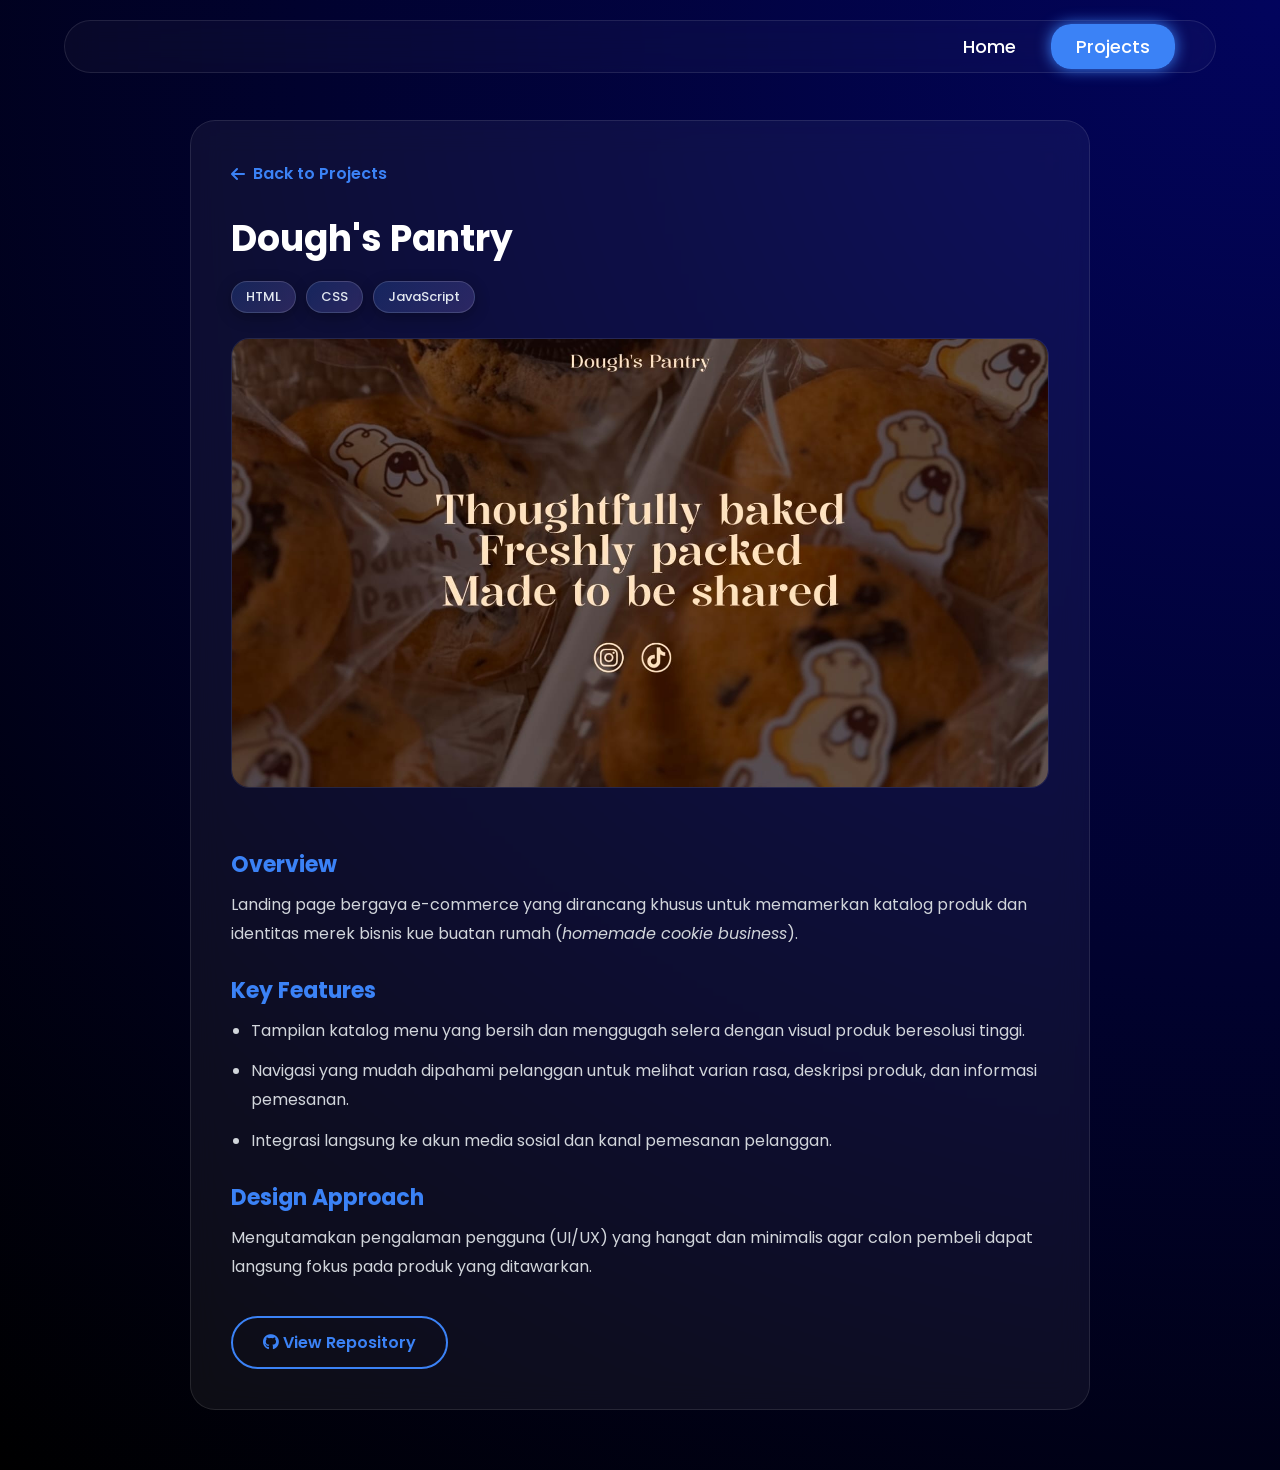
<file: doughspantry.html>
<!DOCTYPE html>
<html lang="en">
<head>
    <meta charset="UTF-8">
    <meta name="viewport" content="width=device-width, initial-scale=1.0">
    <title>Dough's Pantry — Project Detail</title>
    <link rel="stylesheet" href="style.css" />
    <link rel="stylesheet" href="mobile.css" media="(max-width: 995px)" />
    <link rel="stylesheet" href="https://cdnjs.cloudflare.com/ajax/libs/font-awesome/6.5.1/css/all.min.css">
    <style>
        .detail-section {
            min-height: 100vh;
            padding: 12rem 9% 6rem;
            background: radial-gradient(circle at top right, #02045d, #000);
        }
        .detail-container {
            max-width: 90rem;
            margin: 0 auto;
            background: rgba(255, 255, 255, 0.05);
            backdrop-filter: blur(1.5rem);
            -webkit-backdrop-filter: blur(1.5rem);
            border: 0.1rem solid rgba(255, 255, 255, 0.1);
            border-radius: 2.5rem;
            padding: 4rem;
        }
        .back-btn {
            display: inline-flex;
            align-items: center;
            gap: 0.8rem;
            font-size: 1.6rem;
            color: var(--primary-color);
            font-weight: 600;
            margin-bottom: 2.5rem;
            transition: 0.3s ease;
        }
        .back-btn:hover {
            transform: translateX(-0.5rem);
        }
        .detail-container h1 {
            font-size: 3.6rem;
            font-weight: 700;
            margin-bottom: 1.5rem;
            color: #ffffff;
        }
        .detail-tags {
            display: flex;
            flex-wrap: wrap;
            gap: 1rem;
            margin-bottom: 2.5rem;
        }
        .detail-banner {
            width: 100%;
            max-height: 45rem;
            object-fit: cover;
            border-radius: 1.8rem;
            margin-bottom: 3rem;
            border: 0.1rem solid rgba(255, 255, 255, 0.1);
        }
        .detail-body h3 {
            font-size: 2.2rem;
            color: var(--primary-color);
            margin-top: 2.5rem;
            margin-bottom: 1rem;
        }
        .detail-body p, .detail-body li {
            font-size: 1.6rem;
            line-height: 1.8;
            color: #d1d5db;
            margin-bottom: 1.2rem;
        }
        .detail-body ul {
            padding-left: 2rem;
            margin-bottom: 2rem;
        }
        .detail-body ul li {
            list-style: disc;
        }
        .detail-actions {
            margin-top: 3.5rem;
            display: flex;
            gap: 1.5rem;
            flex-wrap: wrap;
        }
        @media (max-width: 768px) {
            .detail-container { padding: 2.5rem; }
            .detail-container h1 { font-size: 2.8rem; }
        }
    </style>
</head>
<body>
    <header class="navbar">
        <div class="logo"></div>
        <nav>
            <ul>
                <li><a href="index.html#home">Home</a></li>
                <li><a href="index.html#projects" class="active">Projects</a></li>
            </ul>
        </nav>
    </header>

    <section class="detail-section">
        <div class="detail-container">
            <a href="index.html#projects" class="back-btn">
                <i class="fa-solid fa-arrow-left"></i> Back to Projects
            </a>

            <h1>Dough's Pantry</h1>

            <div class="detail-tags">
                <span class="kotakhtmlproject">HTML</span>
                <span class="kotakcssproject">CSS</span>
                <span class="kotakjsproject">JavaScript</span>
            </div>

            <img src="project2.jpeg" alt="Dough's Pantry Preview" class="detail-banner">

            <div class="detail-body">
                <h3>Overview</h3>
                <p>Landing page bergaya e-commerce yang dirancang khusus untuk memamerkan katalog produk dan identitas merek bisnis kue buatan rumah (<em>homemade cookie business</em>).</p>

                <h3>Key Features</h3>
                <ul>
                    <li>Tampilan katalog menu yang bersih dan menggugah selera dengan visual produk beresolusi tinggi.</li>
                    <li>Navigasi yang mudah dipahami pelanggan untuk melihat varian rasa, deskripsi produk, dan informasi pemesanan.</li>
                    <li>Integrasi langsung ke akun media sosial dan kanal pemesanan pelanggan.</li>
                </ul>

                <h3>Design Approach</h3>
                <p>Mengutamakan pengalaman pengguna (UI/UX) yang hangat dan minimalis agar calon pembeli dapat langsung fokus pada produk yang ditawarkan.</p>
            </div>

            <div class="detail-actions">
                <a href="https://github.com/Naufaliya" target="_blank" class="btn">
                    <i class="fa-brands fa-github"></i> View Repository
                </a>
            </div>
        </div>
    </section>
</body>
</html>
</file>
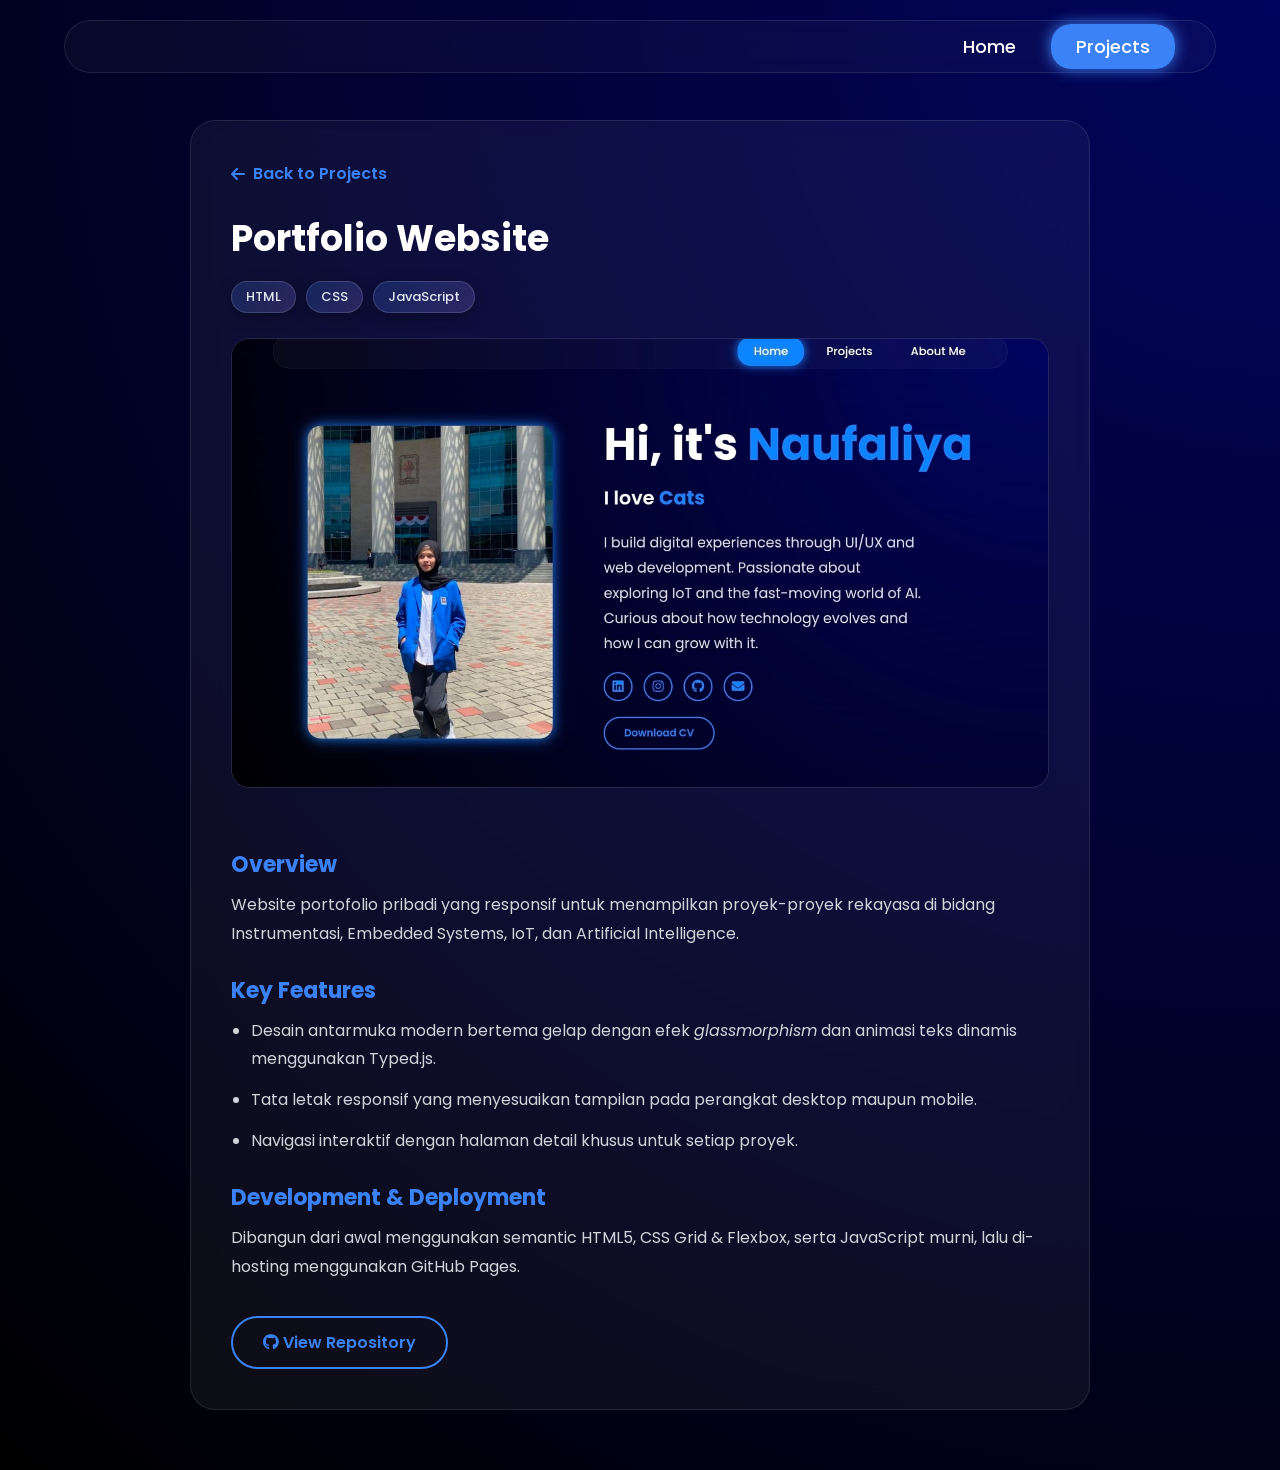
<file: portfolio.html>
<!DOCTYPE html>
<html lang="en">
<head>
    <meta charset="UTF-8">
    <meta name="viewport" content="width=device-width, initial-scale=1.0">
    <title>Portfolio Website — Project Detail</title>
    <link rel="stylesheet" href="style.css" />
    <link rel="stylesheet" href="mobile.css" media="(max-width: 995px)" />
    <link rel="stylesheet" href="https://cdnjs.cloudflare.com/ajax/libs/font-awesome/6.5.1/css/all.min.css">
    <style>
        .detail-section {
            min-height: 100vh;
            padding: 12rem 9% 6rem;
            background: radial-gradient(circle at top right, #02045d, #000);
        }
        .detail-container {
            max-width: 90rem;
            margin: 0 auto;
            background: rgba(255, 255, 255, 0.05);
            backdrop-filter: blur(1.5rem);
            -webkit-backdrop-filter: blur(1.5rem);
            border: 0.1rem solid rgba(255, 255, 255, 0.1);
            border-radius: 2.5rem;
            padding: 4rem;
        }
        .back-btn {
            display: inline-flex;
            align-items: center;
            gap: 0.8rem;
            font-size: 1.6rem;
            color: var(--primary-color);
            font-weight: 600;
            margin-bottom: 2.5rem;
            transition: 0.3s ease;
        }
        .back-btn:hover {
            transform: translateX(-0.5rem);
        }
        .detail-container h1 {
            font-size: 3.6rem;
            font-weight: 700;
            margin-bottom: 1.5rem;
            color: #ffffff;
        }
        .detail-tags {
            display: flex;
            flex-wrap: wrap;
            gap: 1rem;
            margin-bottom: 2.5rem;
        }
        .detail-banner {
            width: 100%;
            max-height: 45rem;
            object-fit: cover;
            border-radius: 1.8rem;
            margin-bottom: 3rem;
            border: 0.1rem solid rgba(255, 255, 255, 0.1);
        }
        .detail-body h3 {
            font-size: 2.2rem;
            color: var(--primary-color);
            margin-top: 2.5rem;
            margin-bottom: 1rem;
        }
        .detail-body p, .detail-body li {
            font-size: 1.6rem;
            line-height: 1.8;
            color: #d1d5db;
            margin-bottom: 1.2rem;
        }
        .detail-body ul {
            padding-left: 2rem;
            margin-bottom: 2rem;
        }
        .detail-body ul li {
            list-style: disc;
        }
        .detail-actions {
            margin-top: 3.5rem;
            display: flex;
            gap: 1.5rem;
            flex-wrap: wrap;
        }
        @media (max-width: 768px) {
            .detail-container { padding: 2.5rem; }
            .detail-container h1 { font-size: 2.8rem; }
        }
    </style>
</head>
<body>
    <header class="navbar">
        <div class="logo"></div>
        <nav>
            <ul>
                <li><a href="index.html#home">Home</a></li>
                <li><a href="index.html#projects" class="active">Projects</a></li>
            </ul>
        </nav>
    </header>

    <section class="detail-section">
        <div class="detail-container">
            <a href="index.html#projects" class="back-btn">
                <i class="fa-solid fa-arrow-left"></i> Back to Projects
            </a>

            <h1>Portfolio Website</h1>

            <div class="detail-tags">
                <span class="kotakhtmlproject">HTML</span>
                <span class="kotakcssproject">CSS</span>
                <span class="kotakjsproject">JavaScript</span>
            </div>

            <img src="project1.jpeg" alt="Portfolio Website Preview" class="detail-banner">

            <div class="detail-body">
                <h3>Overview</h3>
                <p>Website portofolio pribadi yang responsif untuk menampilkan proyek-proyek rekayasa di bidang Instrumentasi, Embedded Systems, IoT, dan Artificial Intelligence.</p>

                <h3>Key Features</h3>
                <ul>
                    <li>Desain antarmuka modern bertema gelap dengan efek <em>glassmorphism</em> dan animasi teks dinamis menggunakan Typed.js.</li>
                    <li>Tata letak responsif yang menyesuaikan tampilan pada perangkat desktop maupun mobile.</li>
                    <li>Navigasi interaktif dengan halaman detail khusus untuk setiap proyek.</li>
                </ul>

                <h3>Development & Deployment</h3>
                <p>Dibangun dari awal menggunakan semantic HTML5, CSS Grid & Flexbox, serta JavaScript murni, lalu di-hosting menggunakan GitHub Pages.</p>
            </div>

            <div class="detail-actions">
                <a href="https://github.com/Naufaliya/web" target="_blank" class="btn">
                    <i class="fa-brands fa-github"></i> View Repository
                </a>
            </div>
        </div>
    </section>
</body>
</html>
</file>
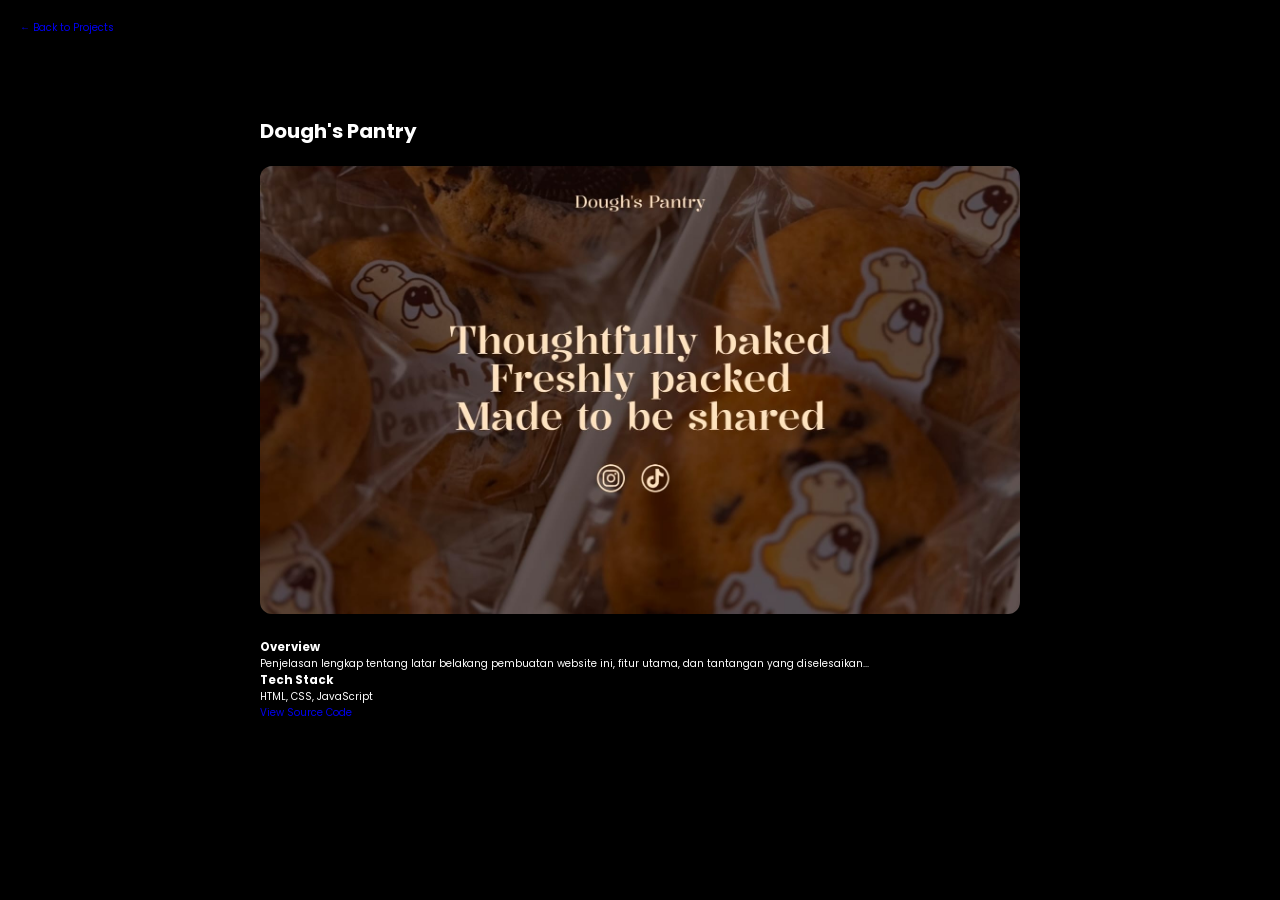
<file: project.html>
<!DOCTYPE html>
<html lang="en">
<head>
    <meta charset="UTF-8">
    <meta name="viewport" content="width=device-width, initial-scale=1.0">
    <title>Dough's Pantry - Project Detail</title>
    <link rel="stylesheet" href="style.css">
    <link rel="stylesheet" href="mobile.css">
</head>
<body>
    <!-- Tombol Kembali -->
    <nav style="padding: 20px;">
        <a href="index.html#projects" class="btn-back">← Back to Projects</a>
    </nav>

    <!-- Konten Detail Project -->
    <main class="project-detail" style="max-width: 800px; margin: 40px auto; padding: 20px;">
        <h1>Dough's Pantry</h1>
        <img src="project2.jpeg" alt="Dough's Pantry Preview" style="width: 100%; border-radius: 12px; margin: 20px 0;">
        
        <h3>Overview</h3>
        <p>Penjelasan lengkap tentang latar belakang pembuatan website ini, fitur utama, dan tantangan yang diselesaikan...</p>

        <h3>Tech Stack</h3>
        <p>HTML, CSS, JavaScript</p>

        <!-- Link ke demo/GitHub jika ada -->
        <a href="https://github.com/Naufaliya" target="_blank">View Source Code</a>
    </main>
</body>
</html>
</file>
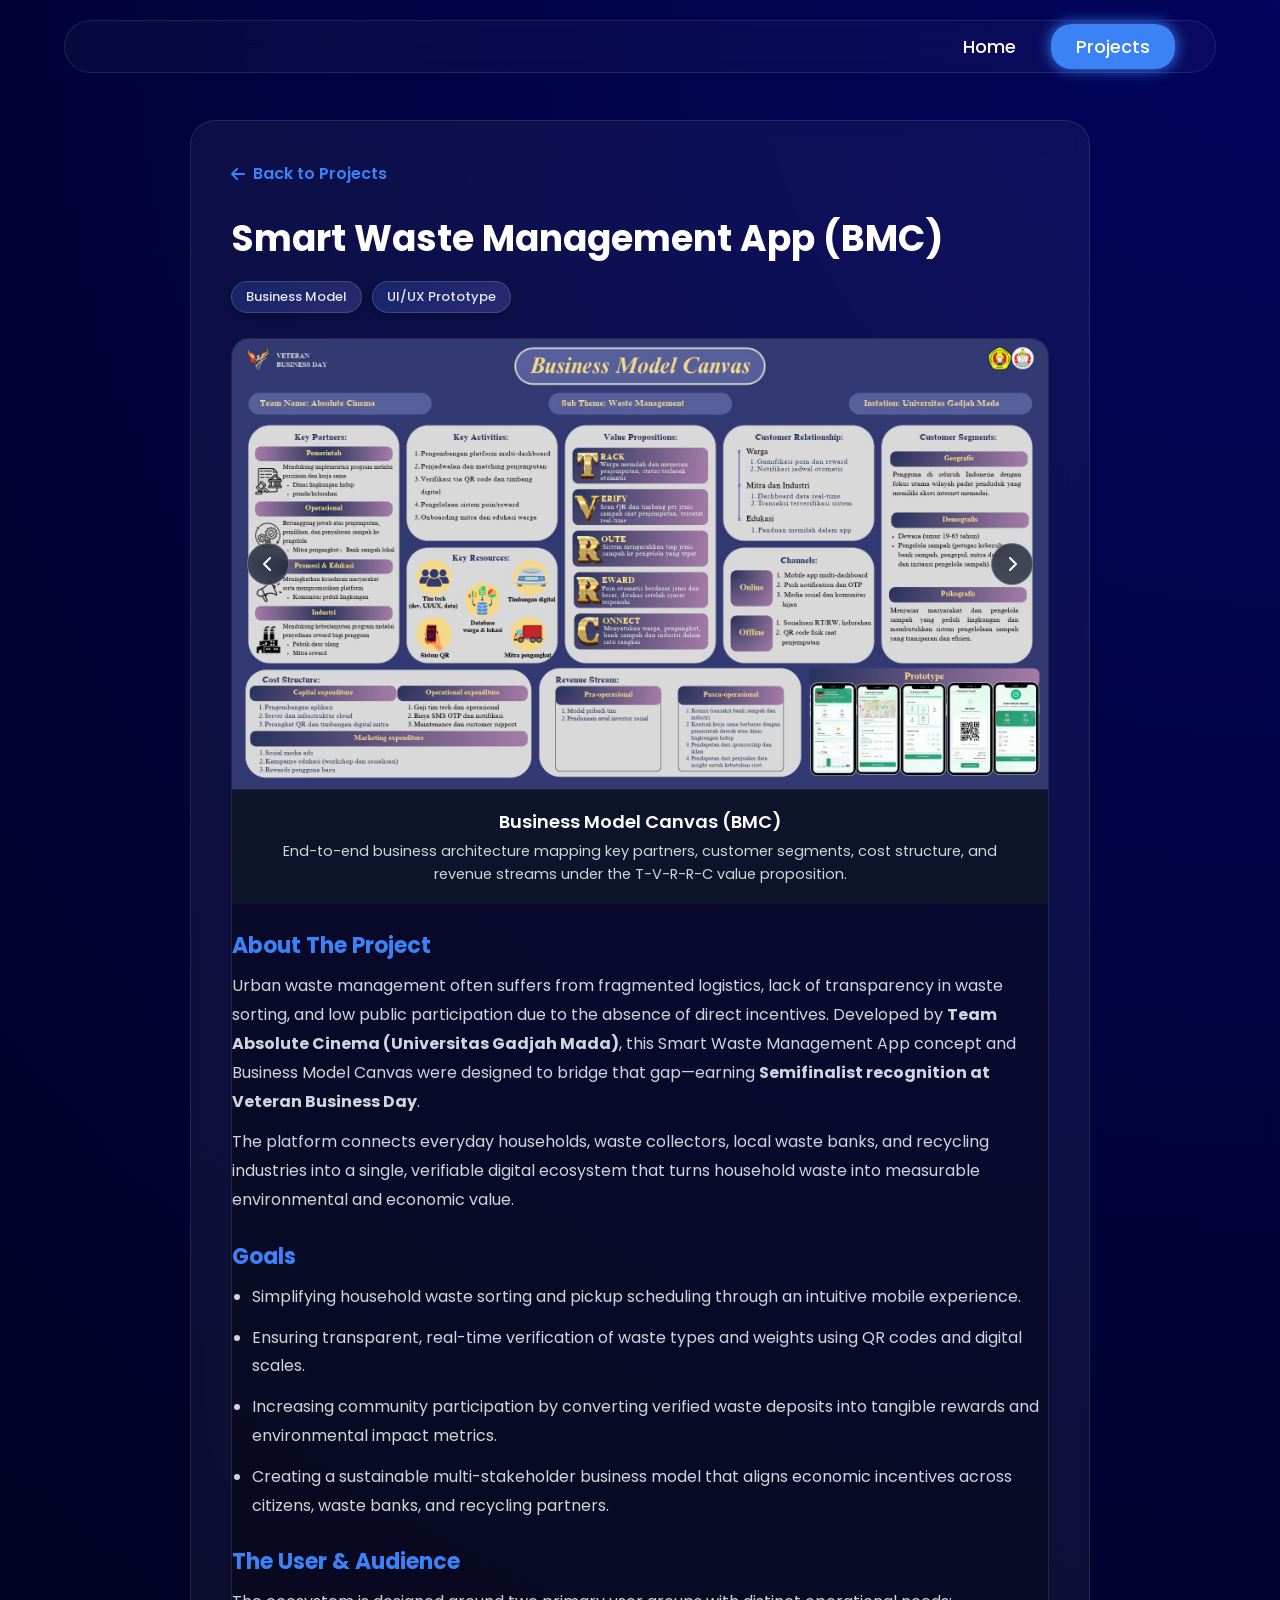
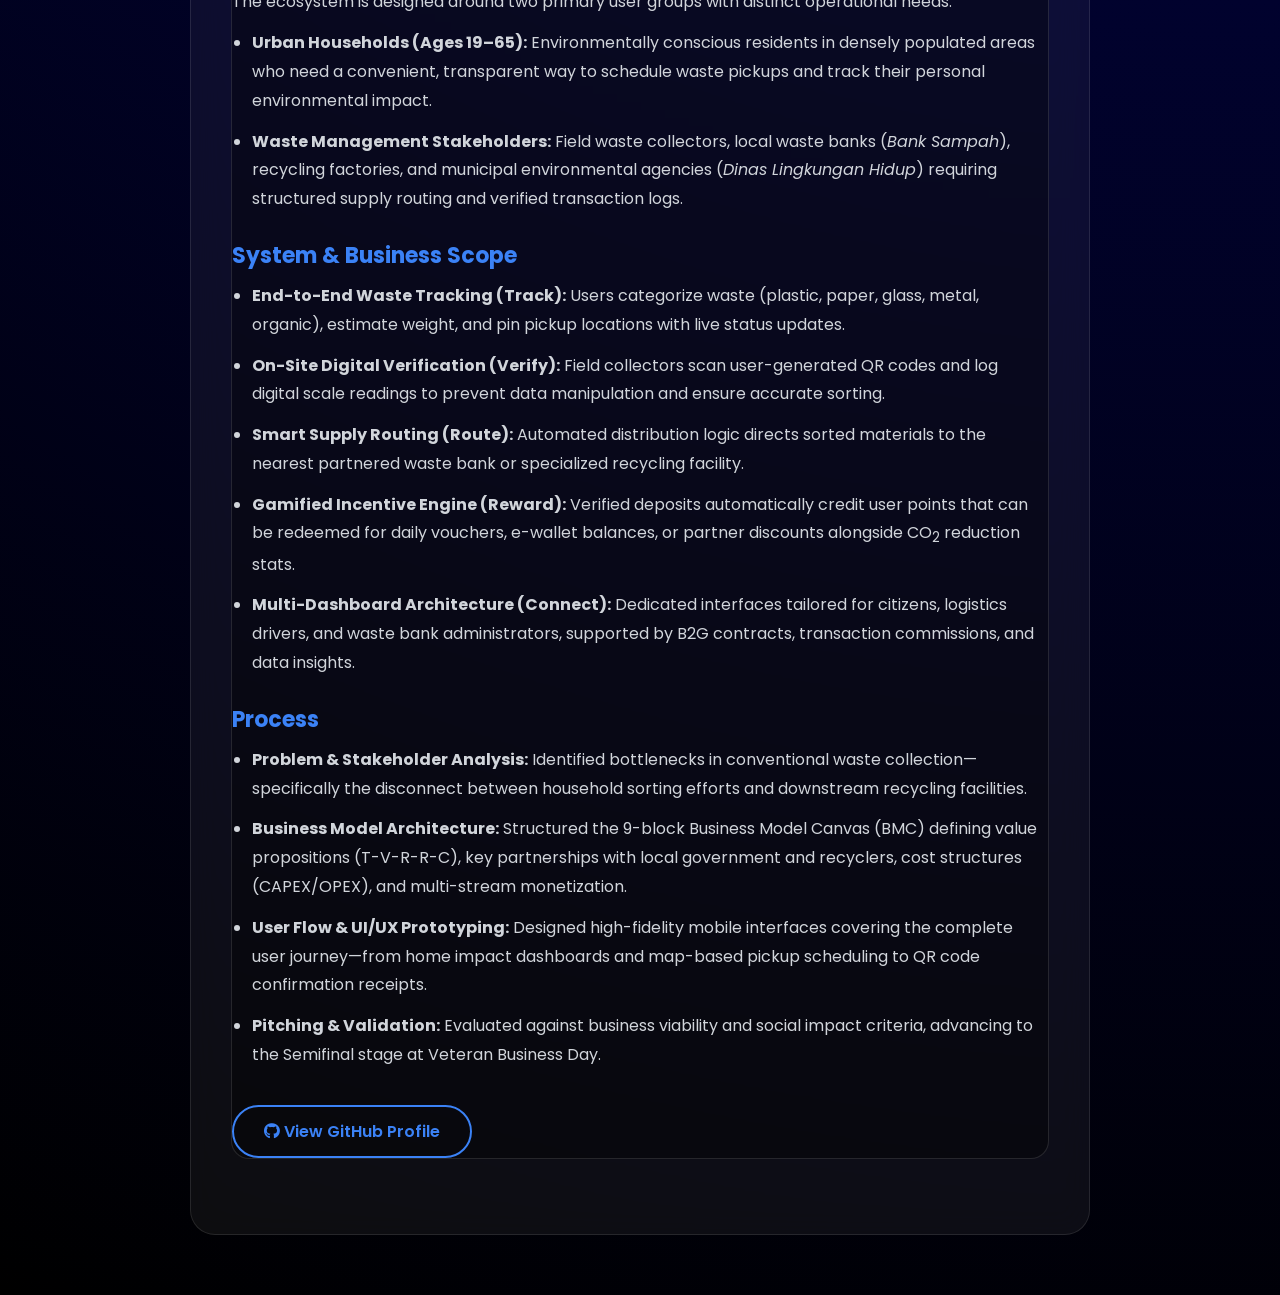
<file: swma.html>
<!DOCTYPE html>
<html lang="en">
<head>
    <meta charset="UTF-8">
    <meta name="viewport" content="width=device-width, initial-scale=1.0">
    <title>Smart Waste Management App (BMC) — Project Detail</title>
    <link rel="stylesheet" href="style.css" />
    <link rel="stylesheet" href="mobile.css" media="(max-width: 995px)" />
    <link rel="stylesheet" href="https://cdnjs.cloudflare.com/ajax/libs/font-awesome/6.5.1/css/all.min.css">
    <style>
        .detail-section {
            min-height: 100vh;
            padding: 12rem 9% 6rem;
            background: radial-gradient(circle at top right, #02045d, #000);
        }
        .detail-container {
            max-width: 90rem;
            margin: 0 auto;
            background: rgba(255, 255, 255, 0.05);
            backdrop-filter: blur(1.5rem);
            -webkit-backdrop-filter: blur(1.5rem);
            border: 0.1rem solid rgba(255, 255, 255, 0.1);
            border-radius: 2.5rem;
            padding: 4rem;
        }
        .back-btn {
            display: inline-flex;
            align-items: center;
            gap: 0.8rem;
            font-size: 1.6rem;
            color: var(--primary-color);
            font-weight: 600;
            margin-bottom: 2.5rem;
            transition: 0.3s ease;
        }
        .back-btn:hover {
            transform: translateX(-0.5rem);
        }
        .detail-container h1 {
            font-size: 3.6rem;
            font-weight: 700;
            margin-bottom: 1.5rem;
            color: #ffffff;
        }
        .detail-tags {
            display: flex;
            flex-wrap: wrap;
            gap: 1rem;
            margin-bottom: 2.5rem;
        }

        /* ================= SLIDER / CAROUSEL STYLING ================= */
        .slider-wrapper {
            position: relative;
            width: 100%;
            margin-bottom: 3.5rem;
            border-radius: 1.8rem;
            overflow: hidden;
            background: rgba(0, 0, 0, 0.35);
            border: 0.1rem solid rgba(255, 255, 255, 0.12);
        }
        .slider-track {
            display: flex;
            overflow-x: auto;
            scroll-snap-type: x mandatory;
            scroll-behavior: smooth;
            scrollbar-width: none; /* Firefox */
        }
        .slider-track::-webkit-scrollbar {
            display: none; /* Chrome, Safari */
        }
        .slide-item {
            flex: 0 0 100%;
            width: 100%;
            scroll-snap-align: start;
            display: flex;
            flex-direction: column;
        }
        .slide-item img {
            width: 100%;
            height: 45rem;
            object-fit: cover;
            display: block;
        }
        .slide-caption {
            padding: 1.8rem 2.5rem;
            background: rgba(15, 23, 42, 0.85);
            border-top: 0.1rem solid rgba(255, 255, 255, 0.08);
            text-align: center;
        }
        .slide-caption h4 {
            font-size: 1.8rem;
            font-weight: 600;
            color: #ffffff;
            margin-bottom: 0.5rem;
        }
        .slide-caption p {
            font-size: 1.45rem;
            color: #cbd5e1;
            line-height: 1.6;
            margin: 0;
        }
        .slider-btn {
            position: absolute;
            top: 22.5rem; /* Setengah dari tinggi gambar 45rem */
            transform: translateY(-50%);
            width: 4.2rem;
            height: 4.2rem;
            border-radius: 50%;
            background: rgba(15, 23, 42, 0.75);
            backdrop-filter: blur(8px);
            border: 0.1rem solid rgba(255, 255, 255, 0.25);
            color: #ffffff;
            font-size: 1.6rem;
            cursor: pointer;
            display: flex;
            align-items: center;
            justify-content: center;
            transition: 0.3s ease;
            z-index: 10;
        }
        .slider-btn:hover {
            background: var(--primary-color);
            border-color: var(--primary-color);
            box-shadow: 0 0 1.5rem var(--primary-color);
        }
        .prev-btn { left: 1.5rem; }
        .next-btn { right: 1.5rem; }

        .slider-dots {
            display: flex;
            justify-content: center;
            gap: 0.8rem;
            padding: 1.2rem 0;
            background: rgba(15, 23, 42, 0.85);
        }
        .dot {
            width: 0.9rem;
            height: 0.9rem;
            border-radius: 50%;
            background: rgba(255, 255, 255, 0.3);
            cursor: pointer;
            transition: 0.3s ease;
        }
        .dot.active {
            background: var(--primary-color);
            width: 2.4rem;
            border-radius: 1rem;
        }
        /* ============================================================= */

        .detail-body h3 {
            font-size: 2.2rem;
            color: var(--primary-color);
            margin-top: 2.5rem;
            margin-bottom: 1rem;
        }
        .detail-body p, .detail-body li {
            font-size: 1.6rem;
            line-height: 1.8;
            color: #d1d5db;
            margin-bottom: 1.2rem;
        }
        .detail-body ul {
            padding-left: 2rem;
            margin-bottom: 2rem;
        }
        .detail-body ul li {
            list-style: disc;
        }
        .detail-actions {
            margin-top: 3.5rem;
            display: flex;
            gap: 1.5rem;
            flex-wrap: wrap;
        }
        @media (max-width: 768px) {
            .detail-container { padding: 2.5rem; }
            .detail-container h1 { font-size: 2.8rem; }
            .slide-item img { height: 28rem; }
            .slider-btn { top: 14rem; width: 3.5rem; height: 3.5rem; }
        }
    </style>
</head>
<body>
    <header class="navbar">
        <div class="logo"></div>
        <nav>
            <ul>
                <li><a href="index.html#home">Home</a></li>
                <li><a href="index.html#projects" class="active">Projects</a></li>
            </ul>
        </nav>
    </header>

    <section class="detail-section">
        <div class="detail-container">
            <a href="index.html#projects" class="back-btn">
                <i class="fa-solid fa-arrow-left"></i> Back to Projects
            </a>

            <h1>Smart Waste Management App (BMC)</h1>

            <div class="detail-tags">
                <span class="kotakhtmlproject">Business Model</span>
                <span class="kotakcssproject">UI/UX Prototype</span>
            </div>

            <!-- SWIPEABLE IMAGE SLIDER -->
            <div class="slider-wrapper">
                <button class="slider-btn prev-btn" onclick="moveSlide(-1)" aria-label="Previous Slide">
                    <i class="fa-solid fa-chevron-left"></i>
                </button>
                <button class="slider-btn next-btn" onclick="moveSlide(1)" aria-label="Next Slide">
                    <i class="fa-solid fa-chevron-right"></i>
                </button>

                <div class="slider-track" id="sliderTrack">
                    <!-- Slide 1 -->
                    <div class="slide-item">
                        <img src="bmcdetail.jpeg" alt="Prototype Overview">
                        <div class="slide-caption">
                            <h4>Business Model Canvas (BMC)</h4>
                            <p>End-to-end business architecture mapping key partners, customer segments, cost structure, and revenue streams under the T-V-R-R-C value proposition.</p>
                        </div>
                    </div>

                    <!-- Slide 2 (Ganti src dengan nama file foto keduamu) -->
                    <div class="slide-item">
                        <img src="project5.jpeg" alt="QR Verification System">
                        <div class="slide-caption">
                            <h4>Mobile App Prototype</h4>
                            <p>User flow covering environmental impact stats, pickup scheduling with map integration, waste category & weight estimation, QR verification, and reward summary.</p>
                        </div>
                    </div>

                <!-- Indikator Titik (Dots) -->
                <div class="slider-dots" id="sliderDots"></div>
            </div>

            <div class="detail-body">
                <h3>About The Project</h3>
                <p>Urban waste management often suffers from fragmented logistics, lack of transparency in waste sorting, and low public participation due to the absence of direct incentives. Developed by <strong>Team Absolute Cinema (Universitas Gadjah Mada)</strong>, this Smart Waste Management App concept and Business Model Canvas were designed to bridge that gap—earning <strong>Semifinalist recognition at Veteran Business Day</strong>.</p>
                <p>The platform connects everyday households, waste collectors, local waste banks, and recycling industries into a single, verifiable digital ecosystem that turns household waste into measurable environmental and economic value.</p>

                <h3>Goals</h3>
                <ul>
                    <li>Simplifying household waste sorting and pickup scheduling through an intuitive mobile experience.</li>
                    <li>Ensuring transparent, real-time verification of waste types and weights using QR codes and digital scales.</li>
                    <li>Increasing community participation by converting verified waste deposits into tangible rewards and environmental impact metrics.</li>
                    <li>Creating a sustainable multi-stakeholder business model that aligns economic incentives across citizens, waste banks, and recycling partners.</li>
                </ul>

                <h3>The User & Audience</h3>
                <p>The ecosystem is designed around two primary user groups with distinct operational needs:</p>
                <ul>
                    <li><strong>Urban Households (Ages 19–65):</strong> Environmentally conscious residents in densely populated areas who need a convenient, transparent way to schedule waste pickups and track their personal environmental impact.</li>
                    <li><strong>Waste Management Stakeholders:</strong> Field waste collectors, local waste banks (<em>Bank Sampah</em>), recycling factories, and municipal environmental agencies (<em>Dinas Lingkungan Hidup</em>) requiring structured supply routing and verified transaction logs.</li>
                </ul>

                <h3>System & Business Scope</h3>
                <ul>
                    <li><strong>End-to-End Waste Tracking (Track):</strong> Users categorize waste (plastic, paper, glass, metal, organic), estimate weight, and pin pickup locations with live status updates.</li>
                    <li><strong>On-Site Digital Verification (Verify):</strong> Field collectors scan user-generated QR codes and log digital scale readings to prevent data manipulation and ensure accurate sorting.</li>
                    <li><strong>Smart Supply Routing (Route):</strong> Automated distribution logic directs sorted materials to the nearest partnered waste bank or specialized recycling facility.</li>
                    <li><strong>Gamified Incentive Engine (Reward):</strong> Verified deposits automatically credit user points that can be redeemed for daily vouchers, e-wallet balances, or partner discounts alongside CO<sub>2</sub> reduction stats.</li>
                    <li><strong>Multi-Dashboard Architecture (Connect):</strong> Dedicated interfaces tailored for citizens, logistics drivers, and waste bank administrators, supported by B2G contracts, transaction commissions, and data insights.</li>
                </ul>

                <h3>Process</h3>
                <ul>
                    <li><strong>Problem & Stakeholder Analysis:</strong> Identified bottlenecks in conventional waste collection—specifically the disconnect between household sorting efforts and downstream recycling facilities.</li>
                    <li><strong>Business Model Architecture:</strong> Structured the 9-block Business Model Canvas (BMC) defining value propositions (T-V-R-R-C), key partnerships with local government and recyclers, cost structures (CAPEX/OPEX), and multi-stream monetization.</li>
                    <li><strong>User Flow & UI/UX Prototyping:</strong> Designed high-fidelity mobile interfaces covering the complete user journey—from home impact dashboards and map-based pickup scheduling to QR code confirmation receipts.</li>
                    <li><strong>Pitching & Validation:</strong> Evaluated against business viability and social impact criteria, advancing to the Semifinal stage at Veteran Business Day.</li>
                </ul>
            </div>

            <div class="detail-actions">
                <a href="https://github.com/Naufaliya" target="_blank" class="btn">
                    <i class="fa-brands fa-github"></i> View GitHub Profile
                </a>
            </div>
        </div>
    </section>

    <script>
        const track = document.getElementById('sliderTrack');
        const slides = document.querySelectorAll('.slide-item');
        const dotsContainer = document.getElementById('sliderDots');

        // Buat titik indikator otomatis sesuai jumlah slide
        slides.forEach((_, index) => {
            const dot = document.createElement('span');
            dot.classList.add('dot');
            if (index === 0) dot.classList.add('active');
            dot.addEventListener('click', () => goToSlide(index));
            dotsContainer.appendChild(dot);
        });

        const dots = document.querySelectorAll('.dot');

        function goToSlide(index) {
            const slideWidth = track.clientWidth;
            track.scrollTo({ left: slideWidth * index, behavior: 'smooth' });
        }

        function moveSlide(direction) {
            const slideWidth = track.clientWidth;
            const currentIndex = Math.round(track.scrollLeft / slideWidth);
            let nextIndex = currentIndex + direction;

            if (nextIndex < 0) nextIndex = slides.length - 1;
            if (nextIndex >= slides.length) nextIndex = 0;

            goToSlide(nextIndex);
        }

        // Update titik aktif saat user melakukan swipe manual
        track.addEventListener('scroll', () => {
            const slideWidth = track.clientWidth;
            const activeIndex = Math.round(track.scrollLeft / slideWidth);
            dots.forEach((dot, idx) => {
                dot.classList.toggle('active', idx === activeIndex);
            });
        });
    </script>
</body>
</html>
</file>
<file: style.css>
@import url('https://fonts.googleapis.com/css2?family=Poppins:wght@300;400;500;600;700;800&display=swap');

html {
    scroll-behavior: smooth;
    font-size: 62.5%;
}

:root {
    --primary-color: #3b82f6;
    --bg-dark: #000000;
    --card-bg: rgba(255, 255, 255, 0.05);
}

* {
    margin: 0;
    padding: 0;
    box-sizing: border-box;
    text-decoration: none;
    list-style: none;
    border: none;
    outline: none;
    font-family: 'Poppins', sans-serif;
}

body {
    width: 100%;
    background-color: var(--bg-dark);
    color: white;
    overflow-x: hidden;
}

/* ================= NAVBAR ================= */
.navbar {
    position: fixed;
    top: 2rem;
    left: 50%;
    transform: translateX(-50%);
    width: 90%;
    max-width: 120rem;
    background-color: rgba(255, 255, 255, 0.03);
    backdrop-filter: blur(1.5rem);
    -webkit-backdrop-filter: blur(1.5rem);
    display: flex;
    justify-content: space-between;
    align-items: center;
    padding: 1.2rem 4rem;
    border-radius: 5rem;
    border: 0.1rem solid rgba(255, 255, 255, 0.1);
    z-index: 1000;
}

.logo {
    font-size: 2.4rem;
    color: var(--primary-color);
    font-weight: 800;
    transition: 0.3s ease;
}

.logo:hover {
    transform: scale(1.05);
}

.navbar ul {
    display: flex;
    gap: 1rem;
}

.navbar ul li a {
    font-size: 1.8rem; 
    padding: 1rem 2.5rem;
    font-weight: 500;
    color: white;
    border-radius: 2rem;
    transition: 0.3s ease;
}

.navbar ul li a.active {
    background: var(--primary-color);
    color: white;
    box-shadow: 0 0 1.5rem var(--primary-color);
}

/* ================= GENERAL SECTION ================= */
section {
    min-height: 100vh;
    padding: 12rem 9% 6rem;
}

/* ================= HOME SECTION ================= */
.home {
    background: radial-gradient(circle at top right, #02045d, #000);
    display: flex;
    justify-content: center;
    align-items: center;
    gap: 8rem;
}

.home-content h1 {
    font-size: 7rem;
    font-weight: 700;
    line-height: 1.2;
}

.home-content h1 span {
    color: var(--primary-color);
}

.home-content h3 {
    font-size: 3rem;
    margin: 1.5rem 0;
    font-weight: 600;
}

.home-content p {
    font-size: 1.6rem;
    line-height: 1.8;
    color: #ccc;
    max-width: 50rem;
}

.home-img img {
    width: 30vw;
    max-width: 38rem;
    border-radius: 2rem;
    box-shadow: 0 0 2rem var(--primary-color);
    transition: 0.4s ease;
}

.home-img img:hover {
    transform: scale(1.02);
}

.social-icons {
    margin: 2.5rem 0;
}

.social-icons a {
    display: inline-flex;
    justify-content: center;
    align-items: center;
    width: 4.5rem;
    height: 4.5rem;
    border: 0.2rem solid var(--primary-color);
    font-size: 2rem;
    border-radius: 50%;
    color: var(--primary-color);
    margin-right: 1.5rem;
    transition: 0.3s ease;
}

.social-icons a:hover {
    background-color: var(--primary-color);
    color: black;
    box-shadow: 0 0 2rem var(--primary-color);
    transform: translateY(-0.5rem);
}

.btn {
    display: inline-block;
    padding: 1.2rem 3rem;
    background: transparent;
    border: 0.2rem solid var(--primary-color);
    border-radius: 4rem;
    font-size: 1.6rem;
    color: var(--primary-color);
    font-weight: 600;
    transition: 0.3s ease;
}

.btn:hover {
    background: var(--primary-color);
    color: black;
    box-shadow: 0 0 2rem var(--primary-color);
}

/* ================= PROJECTS SECTION (4 CARDS GRID) ================= */
.projects {
    background: radial-gradient(circle at top right, #02045d, #000);
}

.projects h2 {
    font-size: 4rem;
    text-align: center;
    margin-bottom: 1rem;
}

.section-subtitle {
    font-size: 1.6rem;
    text-align: center;
    display: block;
    margin-bottom: 4.5rem;
    color: #bbb;
}

.projects-container {
    display: grid;
    grid-template-columns: repeat(2, 1fr); /* 2 kolom simetris untuk 4 proyek */
    gap: 3.5rem;
    max-width: 120rem;
    margin: 0 auto;
}

.project-card {
    background: var(--card-bg);
    border: 0.1rem solid rgba(255, 255, 255, 0.1);
    padding: 2.5rem;
    border-radius: 2.2rem;
    transition: 0.4s ease;
    display: flex;
    flex-direction: column;
    backdrop-filter: blur(10px);
    -webkit-backdrop-filter: blur(10px);
}

.project-card:hover {
    transform: translateY(-1rem);
    border-color: var(--primary-color);
    background: rgba(255, 255, 255, 0.08);
    box-shadow: 0 1rem 3rem rgba(59, 130, 246, 0.2);
}

.project-card img {
    width: 100%;
    height: 24rem; /* Tinggi gambar seragam untuk semua kartu */
    object-fit: cover; /* Memastikan gambar tidak gepeng */
    border-radius: 1.5rem;
    margin-bottom: 2rem;
    border: 0.1rem solid rgba(255, 255, 255, 0.08);
}

.card-content {
    display: flex;
    flex-direction: column;
    flex: 1;
}

.project-card h3 {
    font-size: 2.2rem;
    font-weight: 700;
    margin-bottom: 1rem;
    color: #ffffff;
}

.project-card p {
    font-size: 1.5rem;
    color: #ccc;
    line-height: 1.7;
    margin-bottom: 2rem;
}

.tags {
    display: flex;
    flex-wrap: wrap;
    gap: 1rem;
    margin-top: auto; /* Menjaga posisi tags selalu rata di bagian bawah */
}

.kotakhtmlproject,
.kotakcssproject,
.kotakjsproject {
    background: linear-gradient(135deg, rgba(59, 130, 246, 0.2), rgba(167, 139, 250, 0.2));
    border: 0.1rem solid rgba(255, 255, 255, 0.15);
    padding: 0.5rem 1.4rem;
    border-radius: 2rem;
    font-size: 1.3rem;
    font-weight: 500;
    color: #e2e8f0;
    box-shadow: 0 0.4rem 1.5rem rgba(0, 0, 0, 0.3);
    transition: 0.3s ease;
}

.project-card:hover .kotakhtmlproject,
.project-card:hover .kotakcssproject,
.project-card:hover .kotakjsproject {
    border-color: rgba(59, 130, 246, 0.5);
    color: #ffffff;
}

/* ================= ABOUT SECTION ================= */
.about {
    background: radial-gradient(circle at top right, #02045d, #000);
}

.about-card {
    background: rgba(255, 255, 255, 0.05);
    backdrop-filter: blur(10px);
    -webkit-backdrop-filter: blur(10px);
    border: 1px solid rgba(255, 255, 255, 0.1);
    padding: 4.5rem;
    border-radius: 3rem;
    max-width: 120rem;
    margin: 0 auto 4rem;
    box-shadow: 0 8px 32px 0 rgba(0, 0, 0, 0.37);
}

.about-text {
    flex: 1;
}

#about h2 {
    font-size: 4rem;
    font-weight: 700;
    text-align: center;
    margin-bottom: 3rem;
}

.about-text p {
    font-size: 2rem;
    line-height: 2;
    color: #e0e0e0;
    margin-bottom: 2rem;
}

.about-text p:last-child {
    margin-bottom: 0;
}

/* ================= TYPING & HIGHLIGHTS ================= */
.auto-type {
    color: var(--primary-color);
    font-weight: 700;
}

.typed-cursor {
    font-size: 3.5rem;
    color: white;
    opacity: 1;
    animation: blink 0.7s infinite;
}

@keyframes blink {
    0% { opacity: 1; }
    50% { opacity: 0; }
    100% { opacity: 1; }
}

.highlight-blue {
    color: #60a5fa;
    font-weight: 600;
}

.highlight-purple {
    color: #a78bfa;
    font-weight: 600;
}

.highlight-green {
    color: #4ade80;
    font-weight: 600;
}

.highlight-pink {
    color: #f472b6;
    font-weight: 600;
}

.highlight-gradient,
.highlightgradient {
    background: linear-gradient(90deg, #60a5fa, #a78bfa, #f472b6);
    -webkit-background-clip: text;
    -webkit-text-fill-color: transparent;
    background-clip: text;
    font-weight: 700;
}

/* ================= SKILL BADGES IN ABOUT ================= */
.kotakpython,
.kotakhtml,
.kotakcss,
.kotakjs,
.kotakc,
.kotakcplus {
    display: inline-block;
    background: linear-gradient(135deg, rgba(59, 130, 246, 0.2), rgba(167, 139, 250, 0.2));
    border: 1px solid rgba(255, 255, 255, 0.15);
    padding: 0.2rem 1.2rem;
    margin: 0.2rem 0.3rem;
    border-radius: 2rem;
    font-size: 1.8rem;
    font-weight: 500;
    color: #ffffff;
    box-shadow: 0 4px 15px rgba(0, 0, 0, 0.3);
}

/* ================= SPOTIFY SECTION ================= */
.spotify-wrapper {
    margin: 3rem auto;
    max-width: 900px;
    display: flex;
    flex-direction: column;
    align-items: center;
    width: 100%;
}

.spotify-grid {
    display: grid !important;
    grid-template-columns: 1fr 1fr;
    gap: 1.5rem;
    width: 100%;
}

.spotify-title {
    font-size: 4rem !important;
    font-weight: 800;
    text-align: center;
    margin-top: 6rem;
    margin-bottom: 4rem;
    color: white;
    display: block;
    width: 100%;
    text-transform: none;
}

.mobile-only-img {
    display: none;
}

/* ================= RESPONSIVE BREAKPOINTS ================= */
@media (max-width: 995px) {
    .about-card {
        padding: 3.5rem;
        border-radius: 3rem;
        width: 100%;
    }
    .navbar { 
        padding: 1.2rem 2rem; 
    }
    .home { 
        flex-direction: column; 
        text-align: center; 
        gap: 4rem; 
    }
    .home-content h1 { 
        font-size: 4.5rem; 
    }
    .home-img img { 
        width: 60vw; 
    }
    .home-content p { 
        margin: 0 auto; 
    }
}   

@media (max-width: 768px) {
    .projects-container {
        grid-template-columns: 1fr; /* Jadi 1 kolom rapi di layar HP */
    }
    .spotify-grid {
        grid-template-columns: 1fr;
    }
    .navbar ul li a {
        font-size: 1.4rem;
        padding: 0.8rem 1.5rem;
    }
}
</file>
<file: mobile.css>
.navbar {
    padding: 1rem 1.5rem;
    flex-direction: column;
    gap: 1rem;
}

.navbar ul {
    flex-wrap: wrap;
    justify-content: center;
    gap: 0.5rem;
}

.navbar ul li a {
    font-size: 1.3rem;
    padding: 0.7rem 1.2rem;
}

.home-content h1 {
    font-size: 3.2rem;
}

.home-content h3 {
    font-size: 2rem;
}

.about-text p {
    font-size: 1.5rem;
    line-height: 1.7;
}

.about-card {
    padding: 2.5rem 2rem;
}

#about h2 {
    font-size: 2rem;
}

.spotify-title {
    font-size: 2.4rem !important;
    margin-top: 3rem;
}

.home > .home-img {
    display: none;
}
.mobile-only-img {
    display: block;
    margin: 2rem auto;
}

.about-text p {
    line-height: 1.9;
}
</file>
